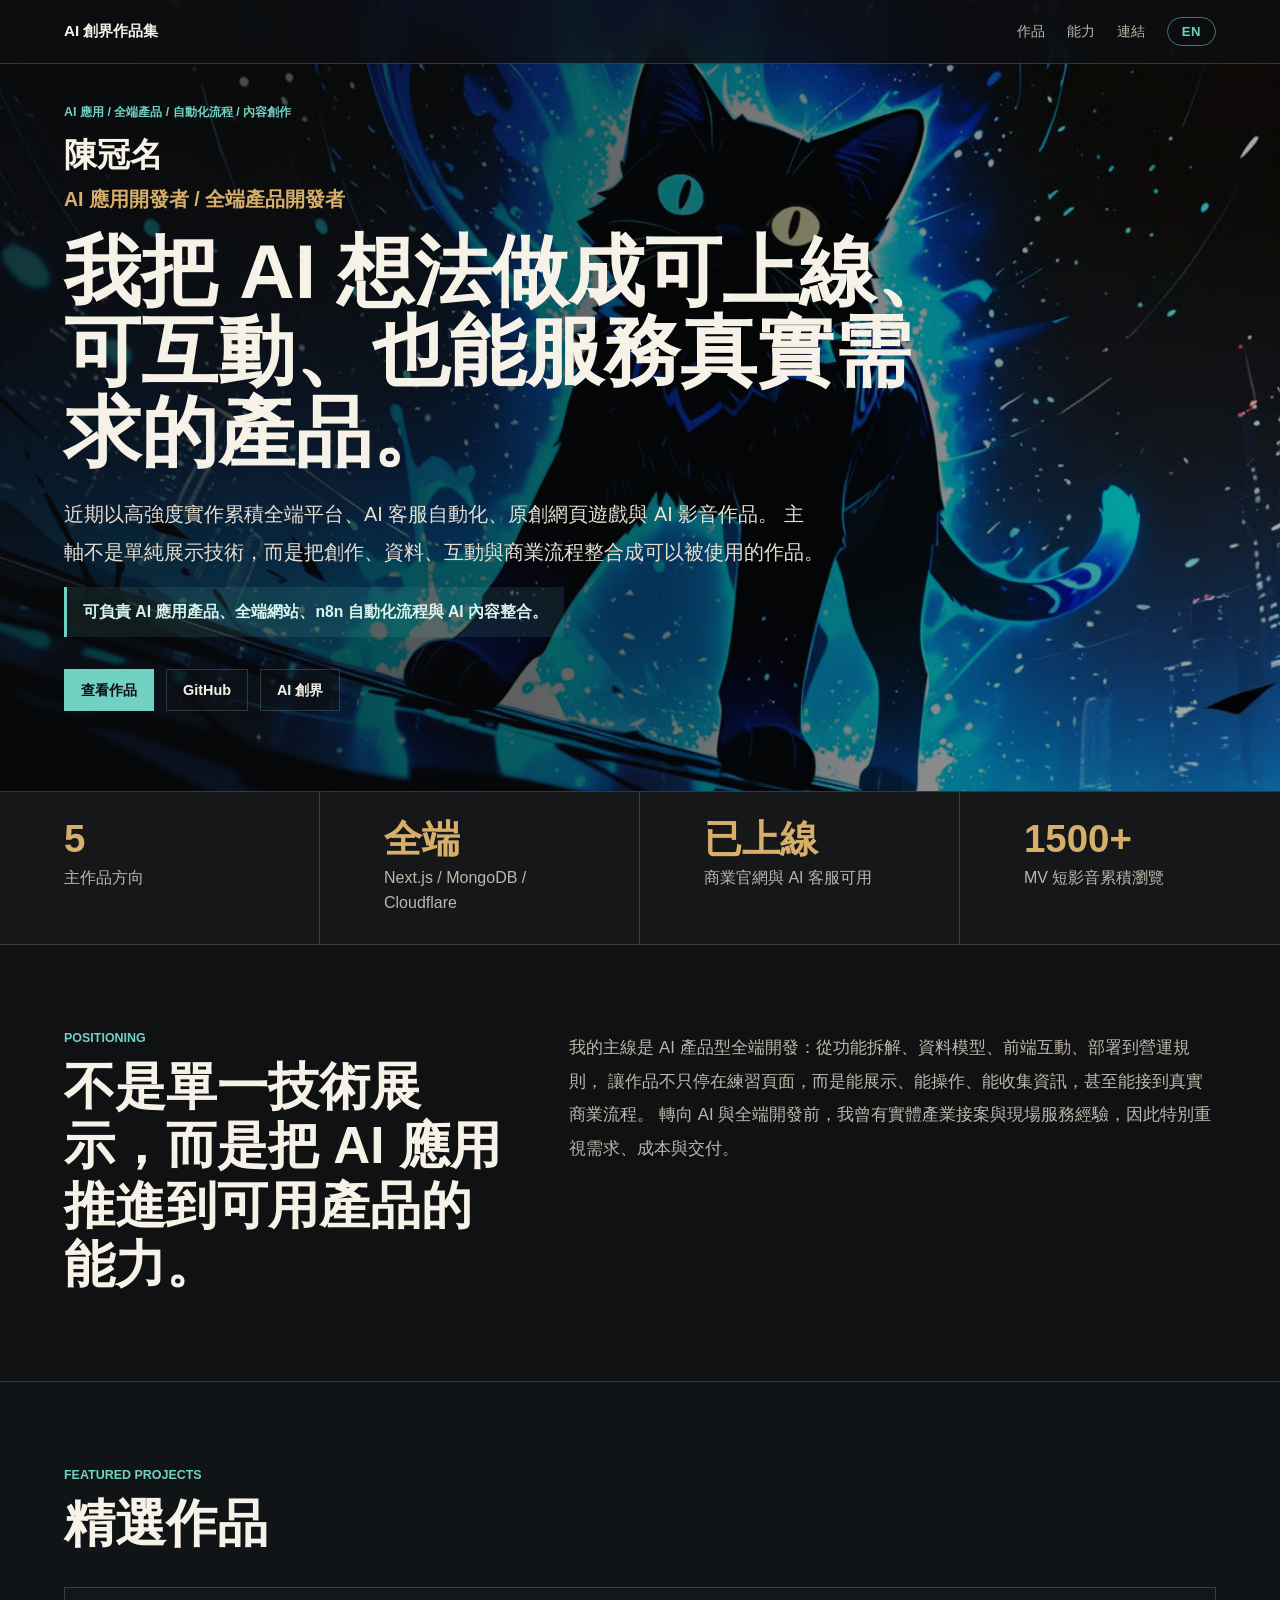
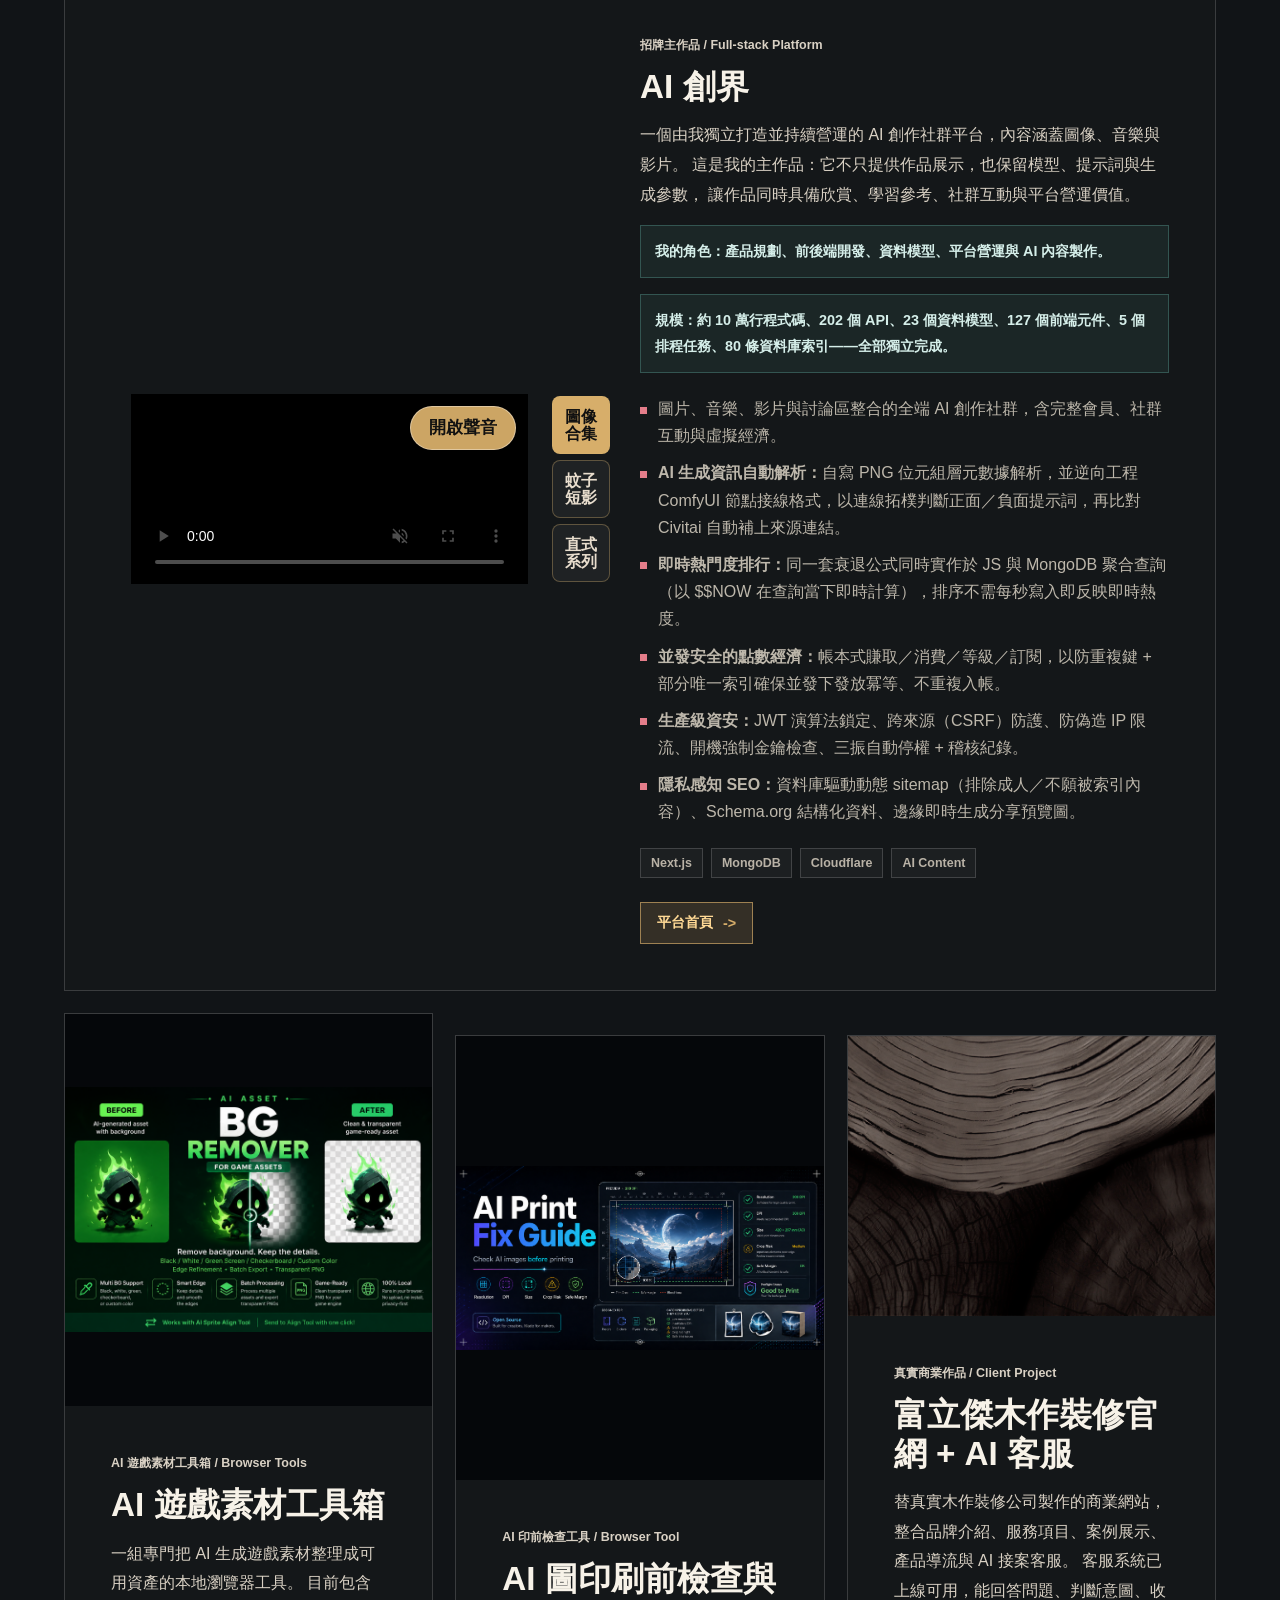
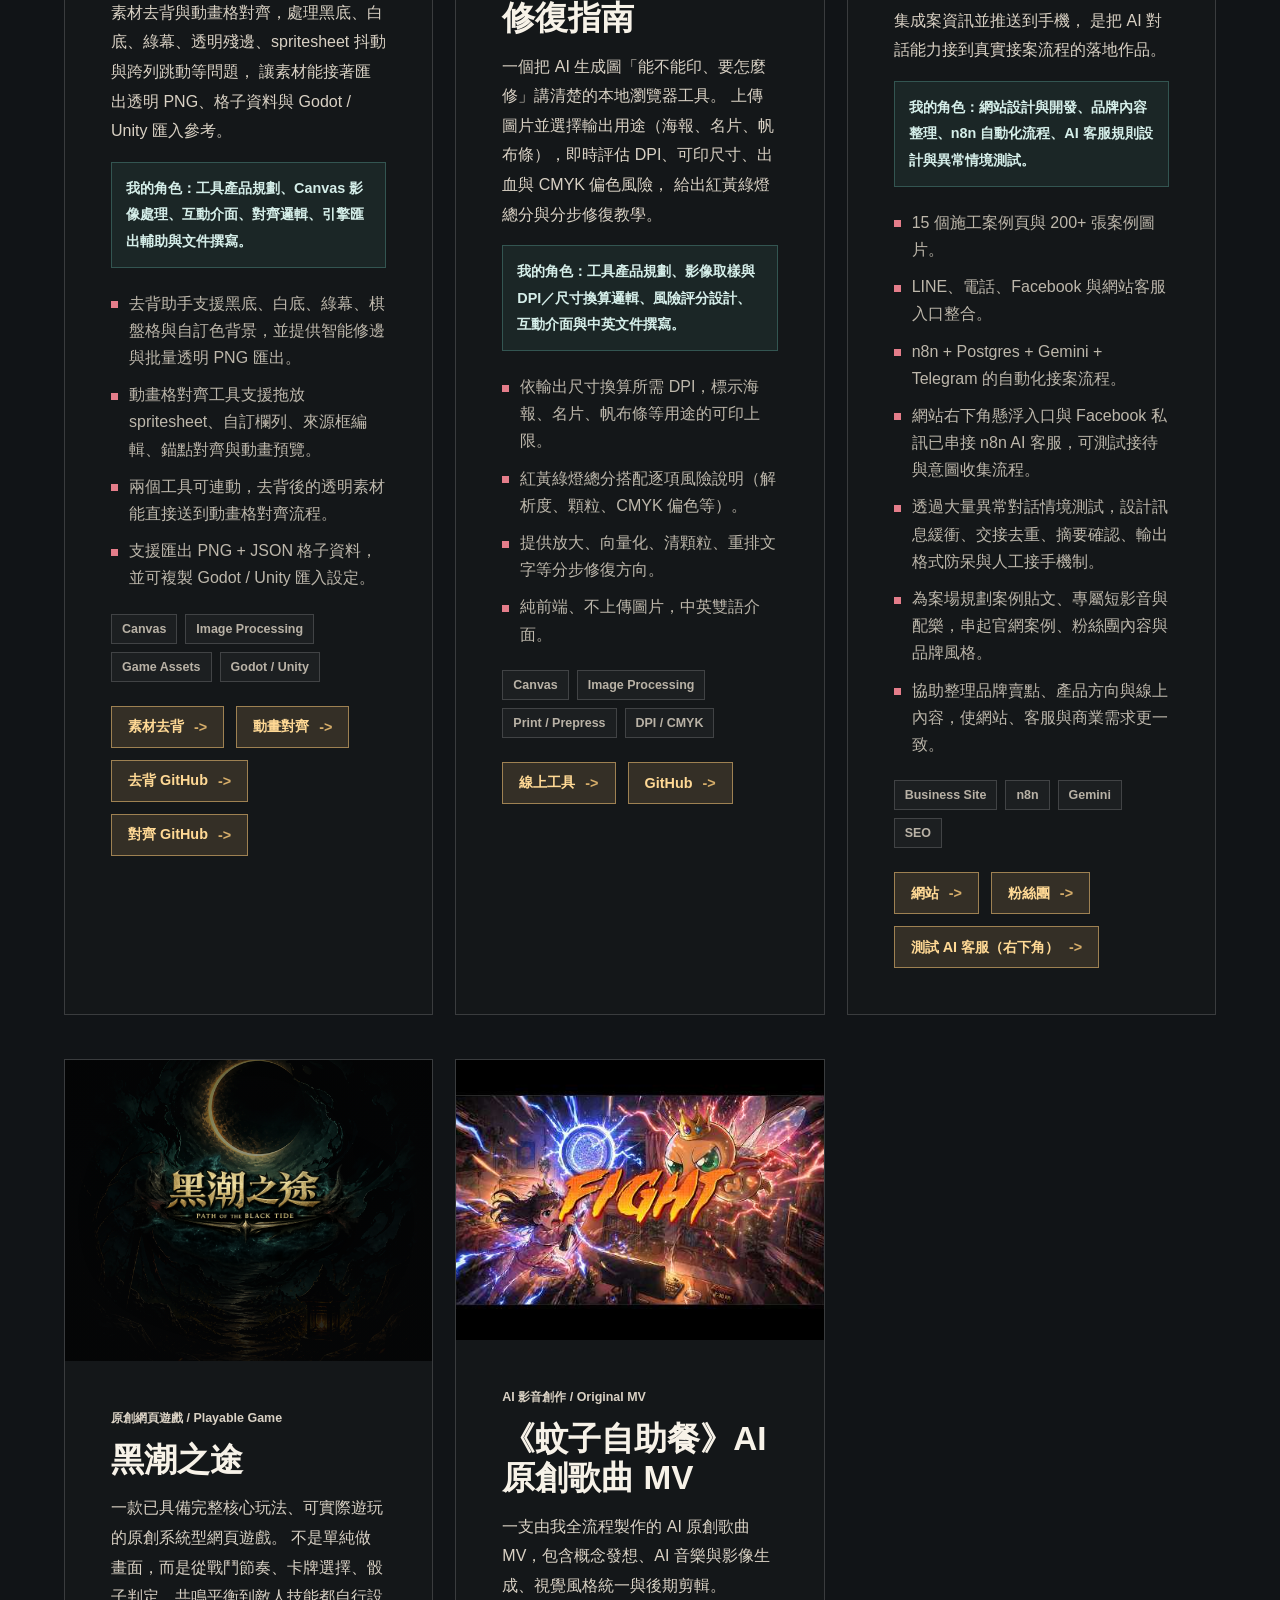
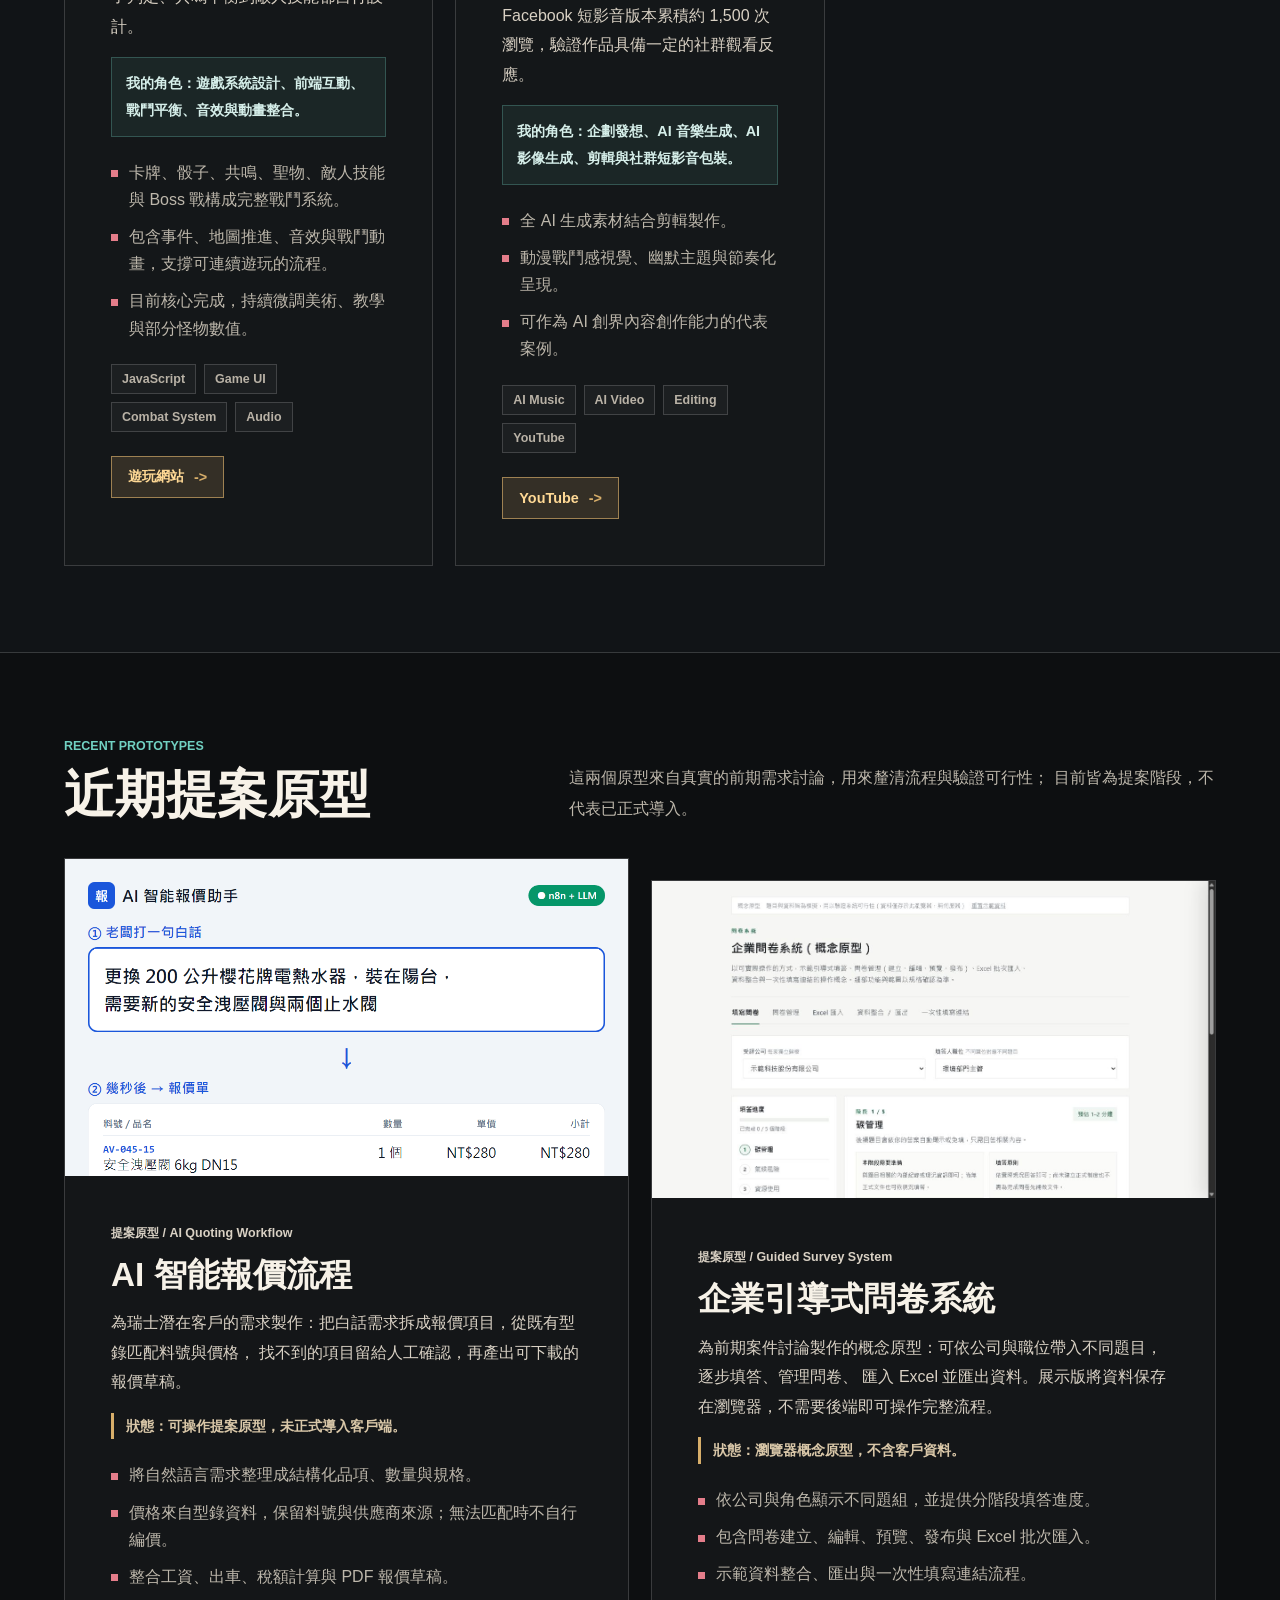
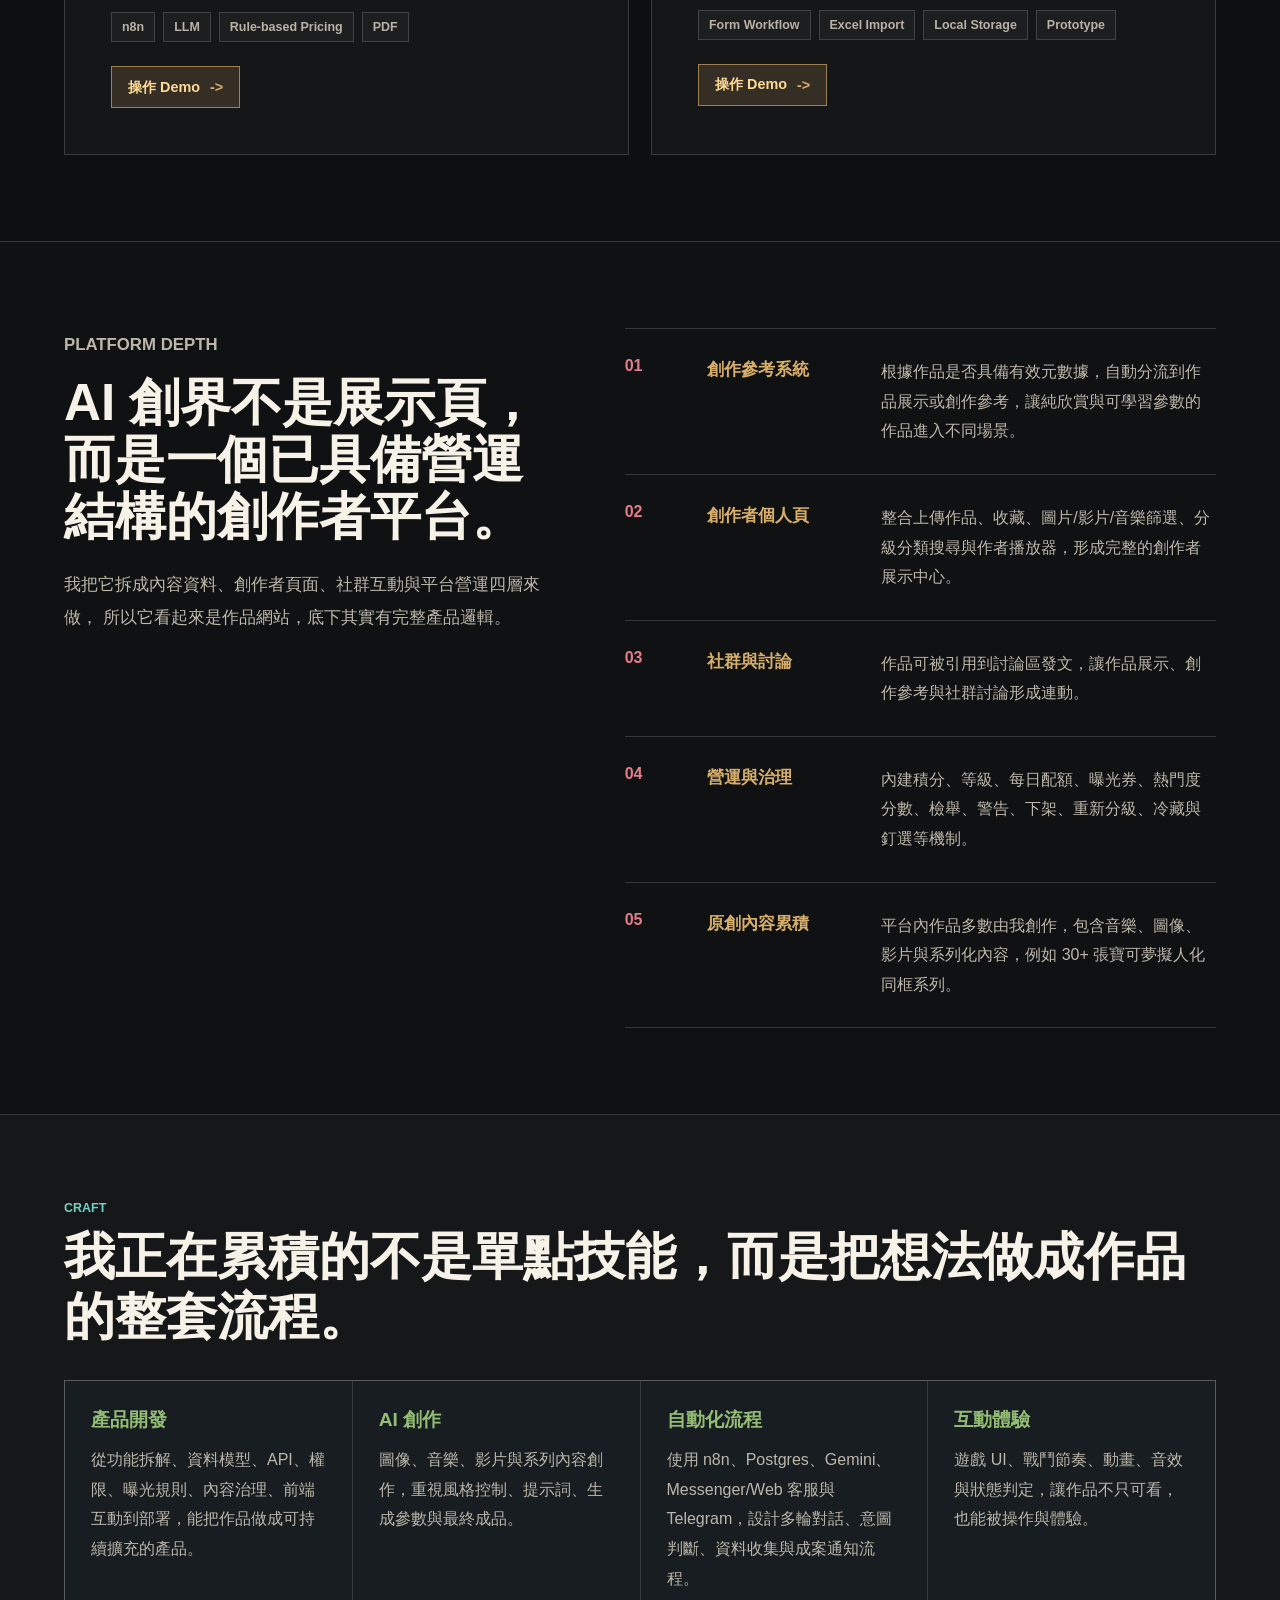
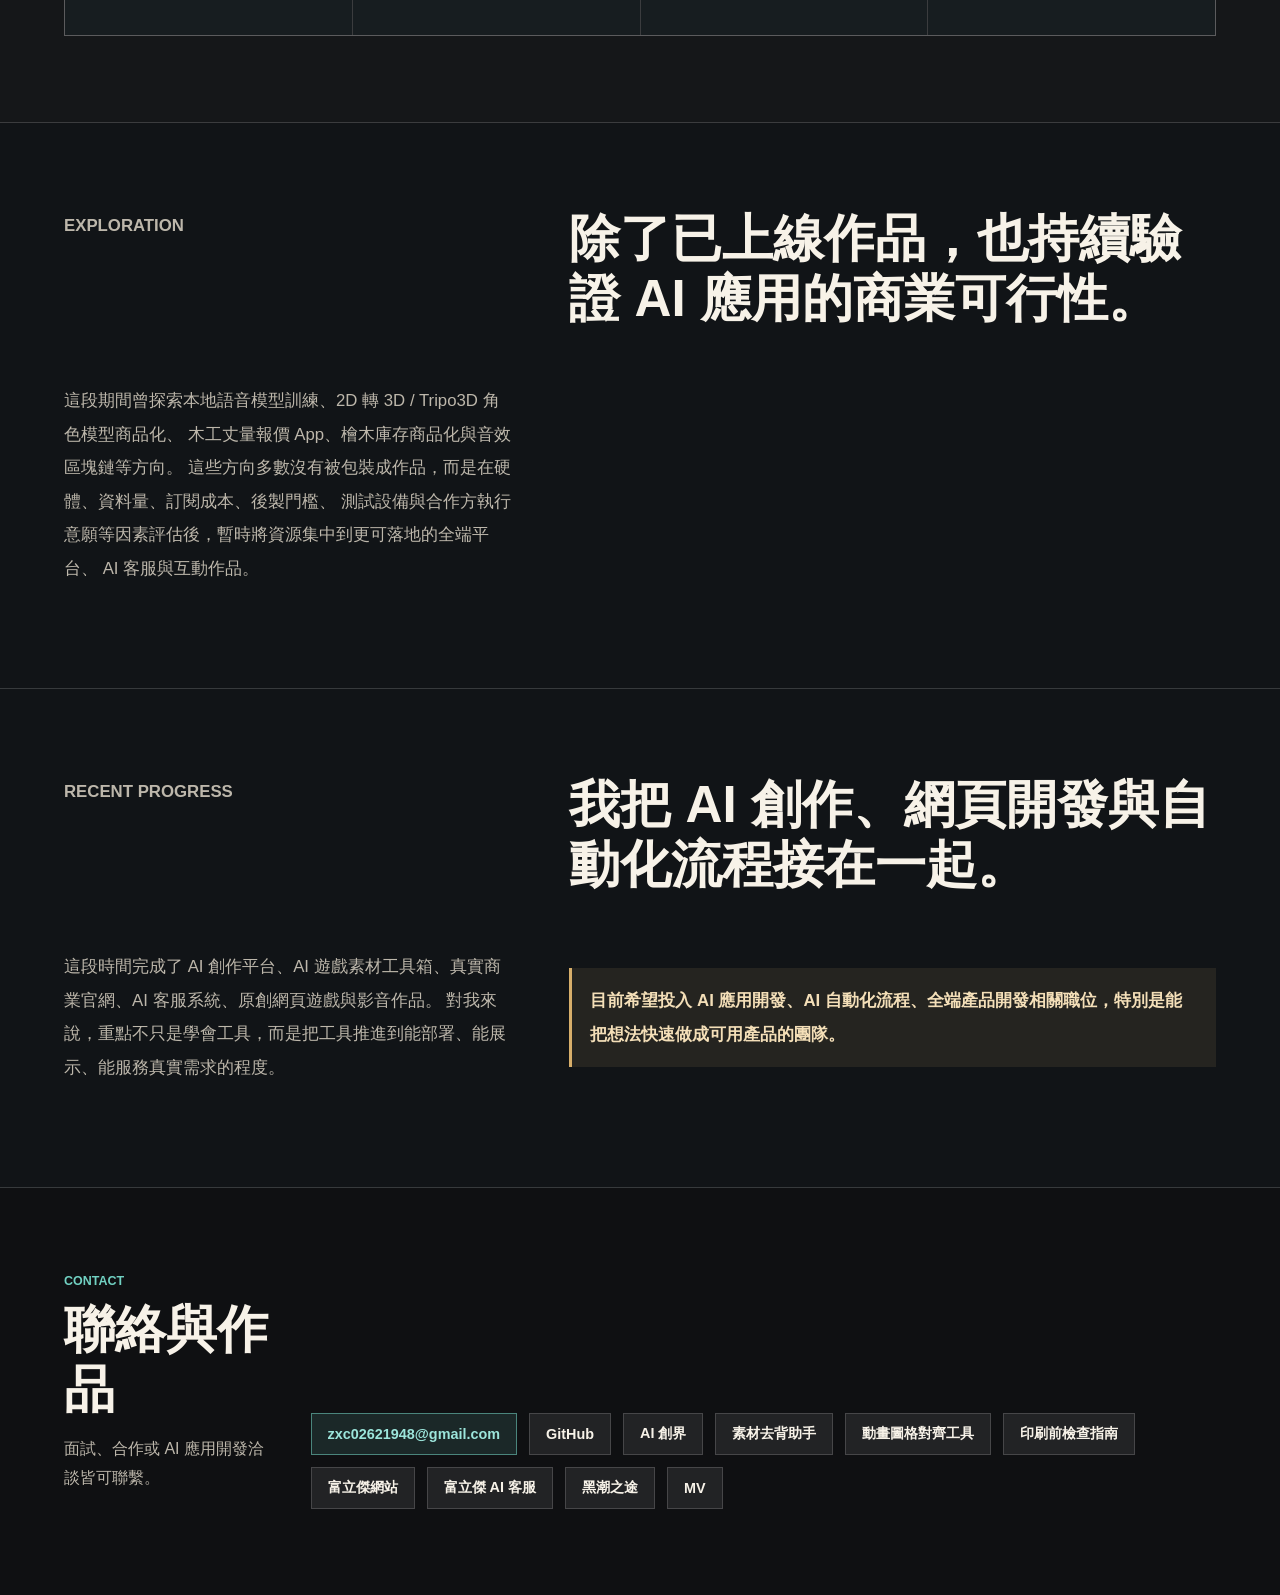
<file: index.html>
<!doctype html>
<html lang="zh-Hant">
<head>
  <meta charset="utf-8">
  <meta name="viewport" content="width=device-width, initial-scale=1">
  <link rel="icon" type="image/png" href="favicon.png">
  <link rel="apple-touch-icon" href="favicon.png">
  <title>AI 創界作品集 | 全端開發・AI 創作・自動化</title>
  <meta name="description" content="AI 創界創意工作室作品集，收錄 AI 創作社群平台、AI 遊戲素材工具箱、真實商業官網、AI 客服自動化、原創網頁遊戲與 AI 原創 MV。">
  <link rel="canonical" href="https://kuanming-portfolio.onrender.com/">
  <meta property="og:type" content="website">
  <meta property="og:locale" content="zh_TW">
  <meta property="og:title" content="陳冠名｜AI 自動化與全端應用作品集">
  <meta property="og:description" content="AI 自動化、全端應用、瀏覽器工具與互動作品，包含正式案例、可操作 Demo 與近期提案原型。">
  <meta property="og:url" content="https://kuanming-portfolio.onrender.com/">
  <meta property="og:image" content="https://kuanming-portfolio.onrender.com/assets/portfolio-og.png">
  <meta property="og:image:width" content="1731">
  <meta property="og:image:height" content="909">
  <meta property="og:image:alt" content="Kuanming Chen — AI Automation and Full-Stack Applications Portfolio">
  <meta name="twitter:card" content="summary_large_image">
  <meta name="twitter:title" content="陳冠名｜AI 自動化與全端應用作品集">
  <meta name="twitter:description" content="AI 自動化、全端應用、瀏覽器工具與互動作品。">
  <meta name="twitter:image" content="https://kuanming-portfolio.onrender.com/assets/portfolio-og.png">
  <link rel="stylesheet" href="./styles.css">
</head>
<body>
  <header class="site-header" aria-label="主要導覽">
    <a class="brand" href="#top">AI 創界作品集</a>
    <nav>
      <a href="#projects">作品</a>
      <a href="#craft">能力</a>
      <a href="#contact">連結</a>
      <a class="lang-switch" href="./en.html">EN</a>
    </nav>
  </header>

  <main id="top">
    <section class="hero" aria-label="首頁主視覺">
      <div class="hero-media" aria-hidden="true"></div>
      <div class="hero-overlay"></div>
      <div class="hero-content">
        <p class="eyebrow">AI 應用 / 全端產品 / 自動化流程 / 內容創作</p>
        <p class="hero-name">陳冠名</p>
        <p class="hero-role">AI 應用開發者 / 全端產品開發者</p>
        <h1>我把 AI 想法做成可上線、可互動、也能服務真實需求的產品。</h1>
        <p class="hero-copy">
          近期以高強度實作累積全端平台、AI 客服自動化、原創網頁遊戲與 AI 影音作品。
          主軸不是單純展示技術，而是把創作、資料、互動與商業流程整合成可以被使用的作品。
        </p>
        <p class="hero-scope">
          可負責 AI 應用產品、全端網站、n8n 自動化流程與 AI 內容整合。
        </p>
        <div class="hero-actions" aria-label="快速連結">
          <a class="button primary" href="#projects">查看作品</a>
          <a class="button ghost" href="https://github.com/zxc02621948-sketch" target="_blank" rel="noopener noreferrer">GitHub</a>
          <a class="button ghost" href="https://aicreateaworld.com/" target="_blank" rel="noopener noreferrer">AI 創界</a>
        </div>
      </div>
    </section>

    <section class="proof-band" aria-label="作品概覽">
      <div>
        <strong>5</strong>
        <span>主作品方向</span>
      </div>
      <div>
        <strong>全端</strong>
        <span>Next.js / MongoDB / Cloudflare</span>
      </div>
      <div>
        <strong>已上線</strong>
        <span>商業官網與 AI 客服可用</span>
      </div>
      <div>
        <strong>1500+</strong>
        <span>MV 短影音累積瀏覽</span>
      </div>
    </section>

    <section class="intro">
      <div class="section-heading">
        <p class="eyebrow">Positioning</p>
        <h2>不是單一技術展示，而是把 AI 應用推進到可用產品的能力。</h2>
      </div>
      <p>
        我的主線是 AI 產品型全端開發：從功能拆解、資料模型、前端互動、部署到營運規則，
        讓作品不只停在練習頁面，而是能展示、能操作、能收集資訊，甚至能接到真實商業流程。
        轉向 AI 與全端開發前，我曾有實體產業接案與現場服務經驗，因此特別重視需求、成本與交付。
      </p>
    </section>

    <section id="projects" class="projects" aria-label="精選作品">
      <div class="section-heading">
        <p class="eyebrow">Featured Projects</p>
        <h2>精選作品</h2>
      </div>

      <article class="project project-featured">
        <div class="project-image project-video video-carousel" data-video-carousel data-mode="contain">
          <div class="video-frame">
            <video src="./assets/ai-create-showcase.mp4" poster="https://imagedelivery.net/qQdazZfBAN4654_waTSV7A/0d935995-b88e-4699-fa2d-6976734f8700/public" controls playsinline preload="metadata" aria-label="AI 創界圖像、影片與音樂創作展示"></video>
            <button class="sound-toggle" type="button">開啟聲音</button>
          </div>
          <div class="video-tabs" role="tablist" aria-label="AI 創界展示影片切換">
            <button class="active" type="button" data-src="./assets/ai-create-showcase.mp4" data-poster="https://imagedelivery.net/qQdazZfBAN4654_waTSV7A/0d935995-b88e-4699-fa2d-6976734f8700/public" data-label="AI 創界圖像、影片與音樂創作展示" data-mode="contain"><span>圖像</span><span>合集</span></button>
            <button type="button" data-src="./assets/mosquito-short.mp4" data-poster="./assets/mosquito-mv.jpg" data-label="蚊子自助餐 30 秒短影音精華" data-mode="wide"><span>蚊子</span><span>短影</span></button>
            <button type="button" data-src="./assets/starter-trainers.mp4" data-label="御三家擬人訓練家直式短影音" data-mode="contain"><span>直式</span><span>系列</span></button>
          </div>
        </div>
        <div class="project-body">
          <p class="project-kicker">招牌主作品 / Full-stack Platform</p>
          <h3>AI 創界</h3>
          <p>
            一個由我獨立打造並持續營運的 AI 創作社群平台，內容涵蓋圖像、音樂與影片。
            這是我的主作品：它不只提供作品展示，也保留模型、提示詞與生成參數，
            讓作品同時具備欣賞、學習參考、社群互動與平台營運價值。
          </p>
          <p class="project-role">我的角色：產品規劃、前後端開發、資料模型、平台營運與 AI 內容製作。</p>
          <p class="project-role"><strong>規模：</strong>約 10 萬行程式碼、202 個 API、23 個資料模型、127 個前端元件、5 個排程任務、80 條資料庫索引——全部獨立完成。</p>
          <ul class="project-points">
            <li>圖片、音樂、影片與討論區整合的全端 AI 創作社群，含完整會員、社群互動與虛擬經濟。</li>
            <li><strong>AI 生成資訊自動解析：</strong>自寫 PNG 位元組層元數據解析，並逆向工程 ComfyUI 節點接線格式，以連線拓樸判斷正面／負面提示詞，再比對 Civitai 自動補上來源連結。</li>
            <li><strong>即時熱門度排行：</strong>同一套衰退公式同時實作於 JS 與 MongoDB 聚合查詢（以 $$NOW 在查詢當下即時計算），排序不需每秒寫入即反映即時熱度。</li>
            <li><strong>並發安全的點數經濟：</strong>帳本式賺取／消費／等級／訂閱，以防重複鍵 + 部分唯一索引確保並發下發放冪等、不重複入帳。</li>
            <li><strong>生產級資安：</strong>JWT 演算法鎖定、跨來源（CSRF）防護、防偽造 IP 限流、開機強制金鑰檢查、三振自動停權 + 稽核紀錄。</li>
            <li><strong>隱私感知 SEO：</strong>資料庫驅動動態 sitemap（排除成人／不願被索引內容）、Schema.org 結構化資料、邊緣即時生成分享預覽圖。</li>
          </ul>
          <div class="tags">
            <span>Next.js</span>
            <span>MongoDB</span>
            <span>Cloudflare</span>
            <span>AI Content</span>
          </div>
          <div class="project-links">
            <a href="https://aicreateaworld.com/" target="_blank" rel="noopener noreferrer">平台首頁</a>
          </div>
        </div>
      </article>

      <div class="project-grid">
        <article class="project">
          <div class="project-image banner-card">
            <img src="./assets/bg-remover-card.png" alt="AI 遊戲素材工具箱：去背與動畫格對齊工具宣傳橫幅">
          </div>
          <div class="project-body">
            <p class="project-kicker">AI 遊戲素材工具箱 / Browser Tools</p>
            <h3>AI 遊戲素材工具箱</h3>
            <p>
              一組專門把 AI 生成遊戲素材整理成可用資產的本地瀏覽器工具。
              目前包含素材去背與動畫格對齊，處理黑底、白底、綠幕、透明殘邊、spritesheet 抖動與跨列跳動等問題，
              讓素材能接著匯出透明 PNG、格子資料與 Godot / Unity 匯入參考。
            </p>
            <p class="project-role">我的角色：工具產品規劃、Canvas 影像處理、互動介面、對齊邏輯、引擎匯出輔助與文件撰寫。</p>
            <ul class="project-points">
              <li>去背助手支援黑底、白底、綠幕、棋盤格與自訂色背景，並提供智能修邊與批量透明 PNG 匯出。</li>
              <li>動畫格對齊工具支援拖放 spritesheet、自訂欄列、來源框編輯、錨點對齊與動畫預覽。</li>
              <li>兩個工具可連動，去背後的透明素材能直接送到動畫格對齊流程。</li>
              <li>支援匯出 PNG + JSON 格子資料，並可複製 Godot / Unity 匯入設定。</li>
            </ul>
            <div class="tags">
              <span>Canvas</span>
              <span>Image Processing</span>
              <span>Game Assets</span>
              <span>Godot / Unity</span>
            </div>
            <div class="project-links">
              <a href="https://zxc02621948-sketch.github.io/game-asset-bg-remover/" target="_blank" rel="noopener noreferrer">素材去背</a>
              <a href="https://zxc02621948-sketch.github.io/ai-sprite-align-tool/" target="_blank" rel="noopener noreferrer">動畫對齊</a>
              <a href="https://github.com/zxc02621948-sketch/game-asset-bg-remover" target="_blank" rel="noopener noreferrer">去背 GitHub</a>
              <a href="https://github.com/zxc02621948-sketch/ai-sprite-align-tool" target="_blank" rel="noopener noreferrer">對齊 GitHub</a>
            </div>
          </div>
        </article>

        <article class="project">
          <div class="project-image banner-card">
            <img src="./assets/print-preflight-card.png" alt="AI 圖印刷前檢查與修復指南宣傳橫幅">
          </div>
          <div class="project-body">
            <p class="project-kicker">AI 印前檢查工具 / Browser Tool</p>
            <h3>AI 圖印刷前檢查與修復指南</h3>
            <p>
              一個把 AI 生成圖「能不能印、要怎麼修」講清楚的本地瀏覽器工具。
              上傳圖片並選擇輸出用途（海報、名片、帆布條），即時評估 DPI、可印尺寸、出血與 CMYK 偏色風險，
              給出紅黃綠燈總分與分步修復教學。
            </p>
            <p class="project-role">我的角色：工具產品規劃、影像取樣與 DPI／尺寸換算邏輯、風險評分設計、互動介面與中英文件撰寫。</p>
            <ul class="project-points">
              <li>依輸出尺寸換算所需 DPI，標示海報、名片、帆布條等用途的可印上限。</li>
              <li>紅黃綠燈總分搭配逐項風險說明（解析度、顆粒、CMYK 偏色等）。</li>
              <li>提供放大、向量化、清顆粒、重排文字等分步修復方向。</li>
              <li>純前端、不上傳圖片，中英雙語介面。</li>
            </ul>
            <div class="tags">
              <span>Canvas</span>
              <span>Image Processing</span>
              <span>Print / Prepress</span>
              <span>DPI / CMYK</span>
            </div>
            <div class="project-links">
              <a href="https://zxc02621948-sketch.github.io/ai-print-preflight/" target="_blank" rel="noopener noreferrer">線上工具</a>
              <a href="https://github.com/zxc02621948-sketch/ai-print-preflight" target="_blank" rel="noopener noreferrer">GitHub</a>
            </div>
          </div>
        </article>

        <article class="project">
          <div class="project-image">
            <img src="./assets/fullyjet-hero.png" alt="富立傑木作裝修網站主視覺">
          </div>
          <div class="project-body">
            <p class="project-kicker">真實商業作品 / Client Project</p>
            <h3>富立傑木作裝修官網 + AI 客服</h3>
            <p>
              替真實木作裝修公司製作的商業網站，整合品牌介紹、服務項目、案例展示、產品導流與 AI 接案客服。
              客服系統已上線可用，能回答問題、判斷意圖、收集成案資訊並推送到手機，
              是把 AI 對話能力接到真實接案流程的落地作品。
            </p>
            <p class="project-role">我的角色：網站設計與開發、品牌內容整理、n8n 自動化流程、AI 客服規則設計與異常情境測試。</p>
            <ul class="project-points">
              <li>15 個施工案例頁與 200+ 張案例圖片。</li>
              <li>LINE、電話、Facebook 與網站客服入口整合。</li>
              <li>n8n + Postgres + Gemini + Telegram 的自動化接案流程。</li>
              <li>網站右下角懸浮入口與 Facebook 私訊已串接 n8n AI 客服，可測試接待與意圖收集流程。</li>
              <li>透過大量異常對話情境測試，設計訊息緩衝、交接去重、摘要確認、輸出格式防呆與人工接手機制。</li>
              <li>為案場規劃案例貼文、專屬短影音與配樂，串起官網案例、粉絲團內容與品牌風格。</li>
              <li>協助整理品牌賣點、產品方向與線上內容，使網站、客服與商業需求更一致。</li>
            </ul>
            <div class="tags">
              <span>Business Site</span>
              <span>n8n</span>
              <span>Gemini</span>
              <span>SEO</span>
            </div>
            <div class="project-links">
              <a href="https://www.fullyjet.com/" target="_blank" rel="noopener noreferrer">網站</a>
              <a href="https://www.facebook.com/profile.php?id=100048974186390&locale=zh_TW" target="_blank" rel="noopener noreferrer">粉絲團</a>
              <a href="https://www.fullyjet.com/" target="_blank" rel="noopener noreferrer">測試 AI 客服（右下角）</a>
            </div>
          </div>
        </article>

        <article class="project">
          <div class="project-image game-logo-card">
            <img class="game-bg" src="./assets/black-tide-bg.png" alt="" aria-hidden="true">
            <img class="game-logo" src="./assets/black-tide-logo.png" alt="黑潮之途遊戲 Logo">
          </div>
          <div class="project-body">
            <p class="project-kicker">原創網頁遊戲 / Playable Game</p>
            <h3>黑潮之途</h3>
            <p>
              一款已具備完整核心玩法、可實際遊玩的原創系統型網頁遊戲。
              不是單純做畫面，而是從戰鬥節奏、卡牌選擇、骰子判定、共鳴平衡到敵人技能都自行設計。
            </p>
            <p class="project-role">我的角色：遊戲系統設計、前端互動、戰鬥平衡、音效與動畫整合。</p>
            <ul class="project-points">
              <li>卡牌、骰子、共鳴、聖物、敵人技能與 Boss 戰構成完整戰鬥系統。</li>
              <li>包含事件、地圖推進、音效與戰鬥動畫，支撐可連續遊玩的流程。</li>
              <li>目前核心完成，持續微調美術、教學與部分怪物數值。</li>
            </ul>
            <div class="tags">
              <span>JavaScript</span>
              <span>Game UI</span>
              <span>Combat System</span>
              <span>Audio</span>
            </div>
            <div class="project-links">
              <a href="https://the-black-night-box.onrender.com/" target="_blank" rel="noopener noreferrer">遊玩網站</a>
            </div>
          </div>
        </article>

        <article class="project">
          <div class="project-image">
            <img src="./assets/mosquito-mv.jpg" alt="《蚊子自助餐》AI 原創歌曲 MV 縮圖">
          </div>
          <div class="project-body">
            <p class="project-kicker">AI 影音創作 / Original MV</p>
            <h3>《蚊子自助餐》AI 原創歌曲 MV</h3>
            <p>
              一支由我全流程製作的 AI 原創歌曲 MV，包含概念發想、AI 音樂與影像生成、視覺風格統一與後期剪輯。
              Facebook 短影音版本累積約 1,500 次瀏覽，驗證作品具備一定的社群觀看反應。
            </p>
            <p class="project-role">我的角色：企劃發想、AI 音樂生成、AI 影像生成、剪輯與社群短影音包裝。</p>
            <ul class="project-points">
              <li>全 AI 生成素材結合剪輯製作。</li>
              <li>動漫戰鬥感視覺、幽默主題與節奏化呈現。</li>
              <li>可作為 AI 創界內容創作能力的代表案例。</li>
            </ul>
            <div class="tags">
              <span>AI Music</span>
              <span>AI Video</span>
              <span>Editing</span>
              <span>YouTube</span>
            </div>
            <div class="project-links">
              <a href="https://www.youtube.com/watch?v=mQuI5l_p_Xk" target="_blank" rel="noopener noreferrer">YouTube</a>
            </div>
          </div>
        </article>
      </div>
    </section>

    <section id="prototypes" class="prototypes" aria-label="近期提案原型">
      <div class="section-heading prototype-heading">
        <div>
          <p class="eyebrow">Recent Prototypes</p>
          <h2>近期提案原型</h2>
        </div>
        <p>
          這兩個原型來自真實的前期需求討論，用來釐清流程與驗證可行性；
          目前皆為提案階段，不代表已正式導入。
        </p>
      </div>

      <div class="prototype-grid">
        <article class="project prototype-card">
          <div class="project-image prototype-image prototype-quote-image">
            <img src="./assets/quote-prototype.png" alt="AI 智能報價流程原型畫面">
          </div>
          <div class="project-body">
            <p class="project-kicker">提案原型 / AI Quoting Workflow</p>
            <h3>AI 智能報價流程</h3>
            <p>
              為瑞士潛在客戶的需求製作：把白話需求拆成報價項目，從既有型錄匹配料號與價格，
              找不到的項目留給人工確認，再產出可下載的報價草稿。
            </p>
            <p class="prototype-status">狀態：可操作提案原型，未正式導入客戶端。</p>
            <ul class="project-points">
              <li>將自然語言需求整理成結構化品項、數量與規格。</li>
              <li>價格來自型錄資料，保留料號與供應商來源；無法匹配時不自行編價。</li>
              <li>整合工資、出車、稅額計算與 PDF 報價草稿。</li>
            </ul>
            <div class="tags">
              <span>n8n</span>
              <span>LLM</span>
              <span>Rule-based Pricing</span>
              <span>PDF</span>
            </div>
            <div class="project-links">
              <a href="https://service.aicreateaworld.com/ai-quote-demo/" target="_blank" rel="noopener noreferrer">操作 Demo</a>
            </div>
          </div>
        </article>

        <article class="project prototype-card">
          <div class="project-image prototype-image">
            <img src="./assets/survey-prototype.png" alt="企業引導式問卷系統原型畫面">
          </div>
          <div class="project-body">
            <p class="project-kicker">提案原型 / Guided Survey System</p>
            <h3>企業引導式問卷系統</h3>
            <p>
              為前期案件討論製作的概念原型：可依公司與職位帶入不同題目，逐步填答、管理問卷、
              匯入 Excel 並匯出資料。展示版將資料保存在瀏覽器，不需要後端即可操作完整流程。
            </p>
            <p class="prototype-status">狀態：瀏覽器概念原型，不含客戶資料。</p>
            <ul class="project-points">
              <li>依公司與角色顯示不同題組，並提供分階段填答進度。</li>
              <li>包含問卷建立、編輯、預覽、發布與 Excel 批次匯入。</li>
              <li>示範資料整合、匯出與一次性填寫連結流程。</li>
            </ul>
            <div class="tags">
              <span>Form Workflow</span>
              <span>Excel Import</span>
              <span>Local Storage</span>
              <span>Prototype</span>
            </div>
            <div class="project-links">
              <a href="https://service.aicreateaworld.com/survey-system-demo/" target="_blank" rel="noopener noreferrer">操作 Demo</a>
            </div>
          </div>
        </article>
      </div>
    </section>

    <section class="depth" aria-label="AI 創界平台深度">
      <div class="depth-layout">
        <div class="depth-sticky">
          <p class="eyebrow">Platform Depth</p>
          <h2>AI 創界不是展示頁，而是一個已具備營運結構的創作者平台。</h2>
          <p>
            我把它拆成內容資料、創作者頁面、社群互動與平台營運四層來做，
            所以它看起來是作品網站，底下其實有完整產品邏輯。
          </p>
        </div>
        <div class="depth-list">
          <article>
            <span>01</span>
            <h3>創作參考系統</h3>
            <p>根據作品是否具備有效元數據，自動分流到作品展示或創作參考，讓純欣賞與可學習參數的作品進入不同場景。</p>
          </article>
          <article>
            <span>02</span>
            <h3>創作者個人頁</h3>
            <p>整合上傳作品、收藏、圖片/影片/音樂篩選、分級分類搜尋與作者播放器，形成完整的創作者展示中心。</p>
          </article>
          <article>
            <span>03</span>
            <h3>社群與討論</h3>
            <p>作品可被引用到討論區發文，讓作品展示、創作參考與社群討論形成連動。</p>
          </article>
          <article>
            <span>04</span>
            <h3>營運與治理</h3>
            <p>內建積分、等級、每日配額、曝光券、熱門度分數、檢舉、警告、下架、重新分級、冷藏與釘選等機制。</p>
          </article>
          <article>
            <span>05</span>
            <h3>原創內容累積</h3>
            <p>平台內作品多數由我創作，包含音樂、圖像、影片與系列化內容，例如 30+ 張寶可夢擬人化同框系列。</p>
          </article>
        </div>
      </div>
    </section>

    <section id="craft" class="craft" aria-label="能力摘要">
      <div class="section-heading">
        <p class="eyebrow">Craft</p>
        <h2>我正在累積的不是單點技能，而是把想法做成作品的整套流程。</h2>
      </div>
      <div class="capability-grid">
        <div>
          <h3>產品開發</h3>
          <p>從功能拆解、資料模型、API、權限、曝光規則、內容治理、前端互動到部署，能把作品做成可持續擴充的產品。</p>
        </div>
        <div>
          <h3>AI 創作</h3>
          <p>圖像、音樂、影片與系列內容創作，重視風格控制、提示詞、生成參數與最終成品。</p>
        </div>
        <div>
          <h3>自動化流程</h3>
          <p>使用 n8n、Postgres、Gemini、Messenger/Web 客服與 Telegram，設計多輪對話、意圖判斷、資料收集與成案通知流程。</p>
        </div>
        <div>
          <h3>互動體驗</h3>
          <p>遊戲 UI、戰鬥節奏、動畫、音效與狀態判定，讓作品不只可看，也能被操作與體驗。</p>
        </div>
      </div>
    </section>

    <section class="timeline" aria-label="探索與取捨">
      <p class="eyebrow">Exploration</p>
      <h2>除了已上線作品，也持續驗證 AI 應用的商業可行性。</h2>
      <p>
        這段期間曾探索本地語音模型訓練、2D 轉 3D / Tripo3D 角色模型商品化、
        木工丈量報價 App、檜木庫存商品化與音效區塊鏈等方向。
        這些方向多數沒有被包裝成作品，而是在硬體、資料量、訂閱成本、後製門檻、
        測試設備與合作方執行意願等因素評估後，暫時將資源集中到更可落地的全端平台、
        AI 客服與互動作品。
      </p>
    </section>

    <section class="timeline" aria-label="累積時間">
      <p class="eyebrow">Recent Progress</p>
      <h2>我把 AI 創作、網頁開發與自動化流程接在一起。</h2>
      <p>
        這段時間完成了 AI 創作平台、AI 遊戲素材工具箱、真實商業官網、AI 客服系統、原創網頁遊戲與影音作品。
        對我來說，重點不只是學會工具，而是把工具推進到能部署、能展示、能服務真實需求的程度。
      </p>
      <p class="career-direction">
        目前希望投入 AI 應用開發、AI 自動化流程、全端產品開發相關職位，特別是能把想法快速做成可用產品的團隊。
      </p>
    </section>
  </main>

  <footer id="contact" class="site-footer">
    <div>
      <p class="eyebrow">Contact</p>
      <h2>聯絡與作品</h2>
      <p class="footer-note">面試、合作或 AI 應用開發洽談皆可聯繫。</p>
    </div>
    <div class="footer-links">
      <a class="contact-link" href="mailto:zxc02621948@gmail.com">zxc02621948@gmail.com</a>
      <a href="https://github.com/zxc02621948-sketch" target="_blank" rel="noopener noreferrer">GitHub</a>
      <a href="https://aicreateaworld.com/" target="_blank" rel="noopener noreferrer">AI 創界</a>
      <a href="https://zxc02621948-sketch.github.io/game-asset-bg-remover/" target="_blank" rel="noopener noreferrer">素材去背助手</a>
      <a href="https://zxc02621948-sketch.github.io/ai-sprite-align-tool/" target="_blank" rel="noopener noreferrer">動畫圖格對齊工具</a>
      <a href="https://zxc02621948-sketch.github.io/ai-print-preflight/" target="_blank" rel="noopener noreferrer">印刷前檢查指南</a>
      <a href="https://www.fullyjet.com/" target="_blank" rel="noopener noreferrer">富立傑網站</a>
      <a href="https://www.fullyjet.com/" target="_blank" rel="noopener noreferrer">富立傑 AI 客服</a>
      <a href="https://the-black-night-box.onrender.com/" target="_blank" rel="noopener noreferrer">黑潮之途</a>
      <a href="https://www.youtube.com/watch?v=mQuI5l_p_Xk" target="_blank" rel="noopener noreferrer">MV</a>
    </div>
  </footer>
  <script>
    if ("scrollRestoration" in history) {
      history.scrollRestoration = "manual";
    }

    window.addEventListener("load", () => {
      window.scrollTo(0, 0);
    });

    document.querySelectorAll("[data-video-carousel]").forEach((carousel) => {
      const video = carousel.querySelector("video");
      const soundToggle = carousel.querySelector(".sound-toggle");
      const buttons = carousel.querySelectorAll(".video-tabs button");
      let hasUserPickedVideo = false;
      let soundUnlocked = false;

      const updateSoundToggle = () => {
        if (!soundToggle) return;
        soundToggle.hidden = soundUnlocked && !video.muted;
      };

      const playVideo = ({ withSound = false } = {}) => {
        if (withSound) {
          video.muted = false;
          soundUnlocked = true;
          updateSoundToggle();
        }

        const playRequest = video.play();
        if (!playRequest) return;

        playRequest.catch(() => {
          video.muted = true;
          updateSoundToggle();
          video.play().catch(() => {});
        });
      };

      soundToggle?.addEventListener("click", () => {
        soundUnlocked = true;
        video.muted = false;
        updateSoundToggle();
        playVideo({ withSound: true });
      });

      buttons.forEach((button) => {
        button.addEventListener("click", (event) => {
          event.preventDefault();
          if (button.classList.contains("active")) return;

          hasUserPickedVideo = true;
          const scrollX = window.scrollX;
          const scrollY = window.scrollY;
          const keepScroll = () => window.scrollTo(scrollX, scrollY);
          const playSelectedVideo = () => {
            keepScroll();
            playVideo({ withSound: true });
          };

          buttons.forEach((item) => item.classList.remove("active"));
          button.classList.add("active");

          video.pause();
          carousel.dataset.mode = button.dataset.mode || "contain";
          video.src = button.dataset.src;
          video.poster = button.dataset.poster || "";
          video.setAttribute("aria-label", button.dataset.label || button.textContent.trim());
          video.addEventListener("loadedmetadata", playSelectedVideo, { once: true });
          video.load();
          requestAnimationFrame(keepScroll);
          window.setTimeout(keepScroll, 80);
        });
      });

      const observer = new IntersectionObserver((entries) => {
        entries.forEach((entry) => {
          if (entry.isIntersecting) {
            playVideo({ withSound: hasUserPickedVideo });
          } else {
            video.pause();
          }
        });
      }, { threshold: 0.45 });

      observer.observe(carousel);
      updateSoundToggle();
    });
  </script>
</body>
</html>
</file>
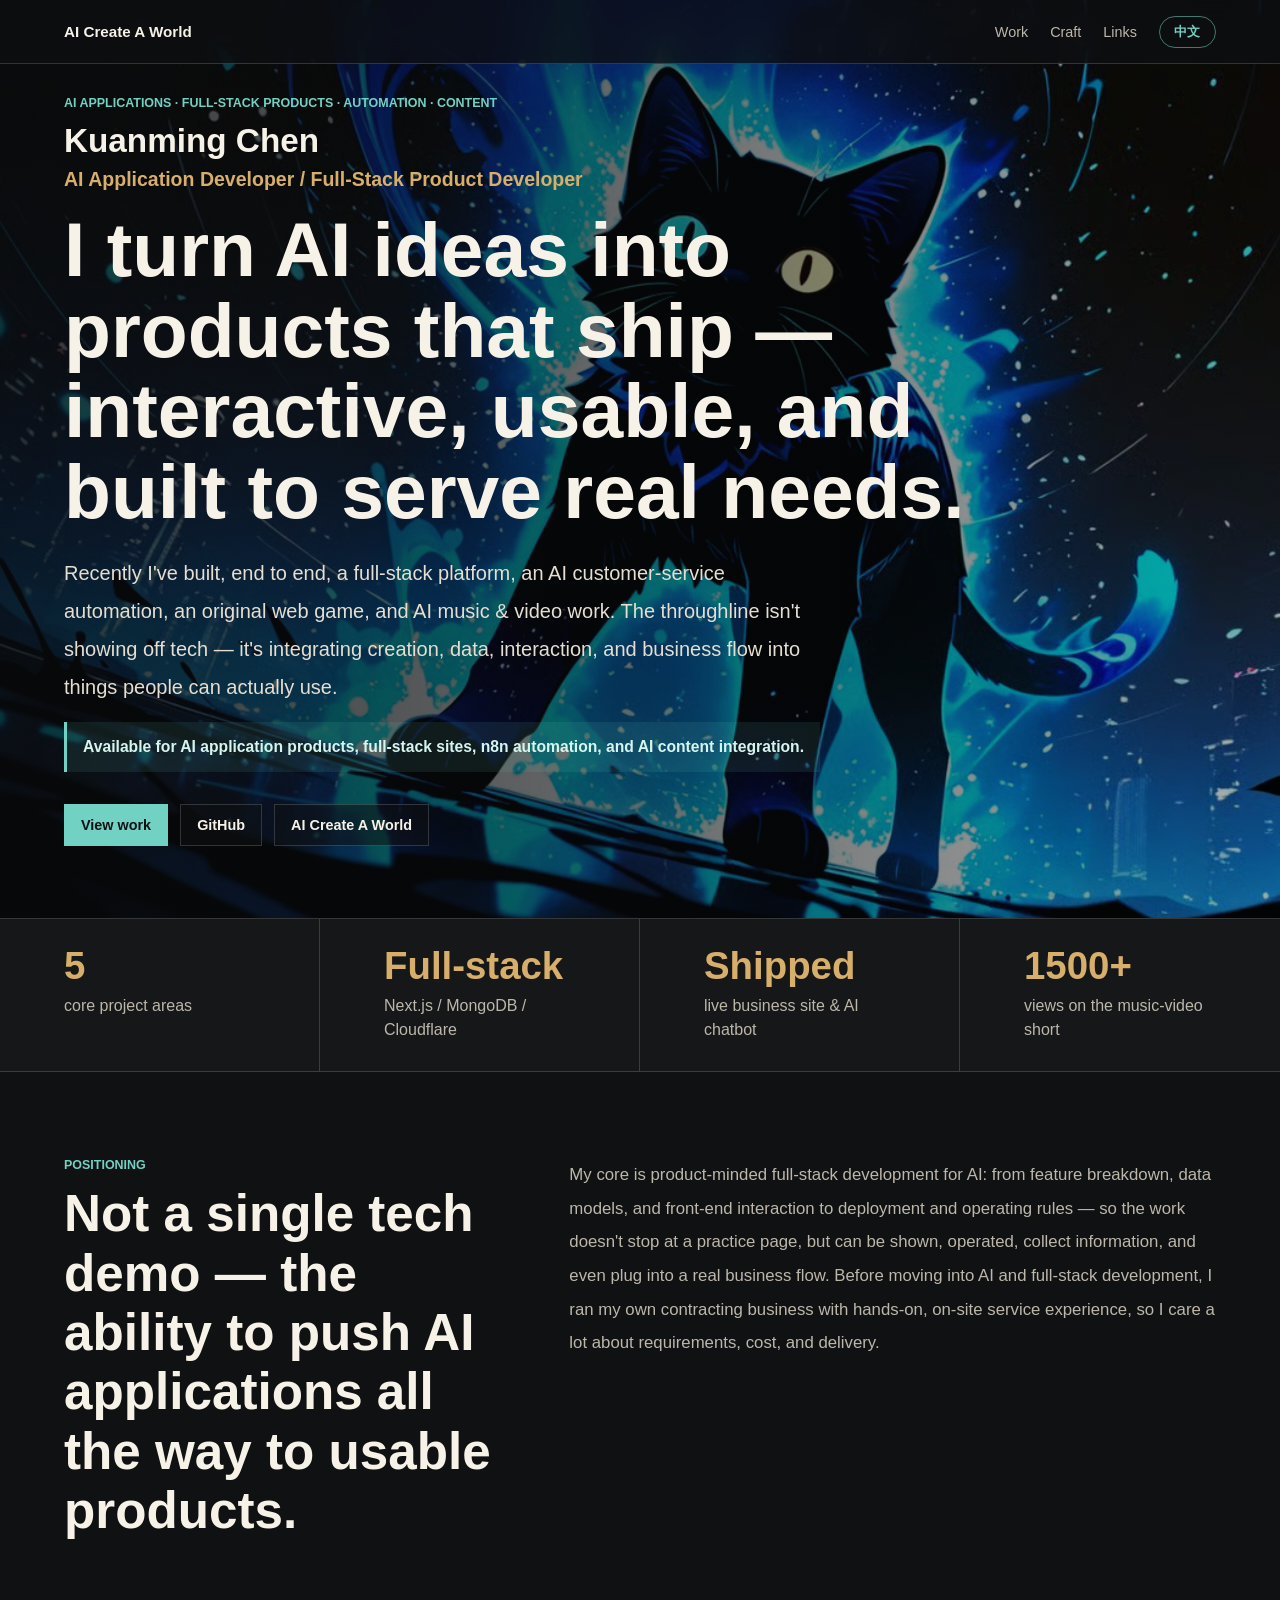
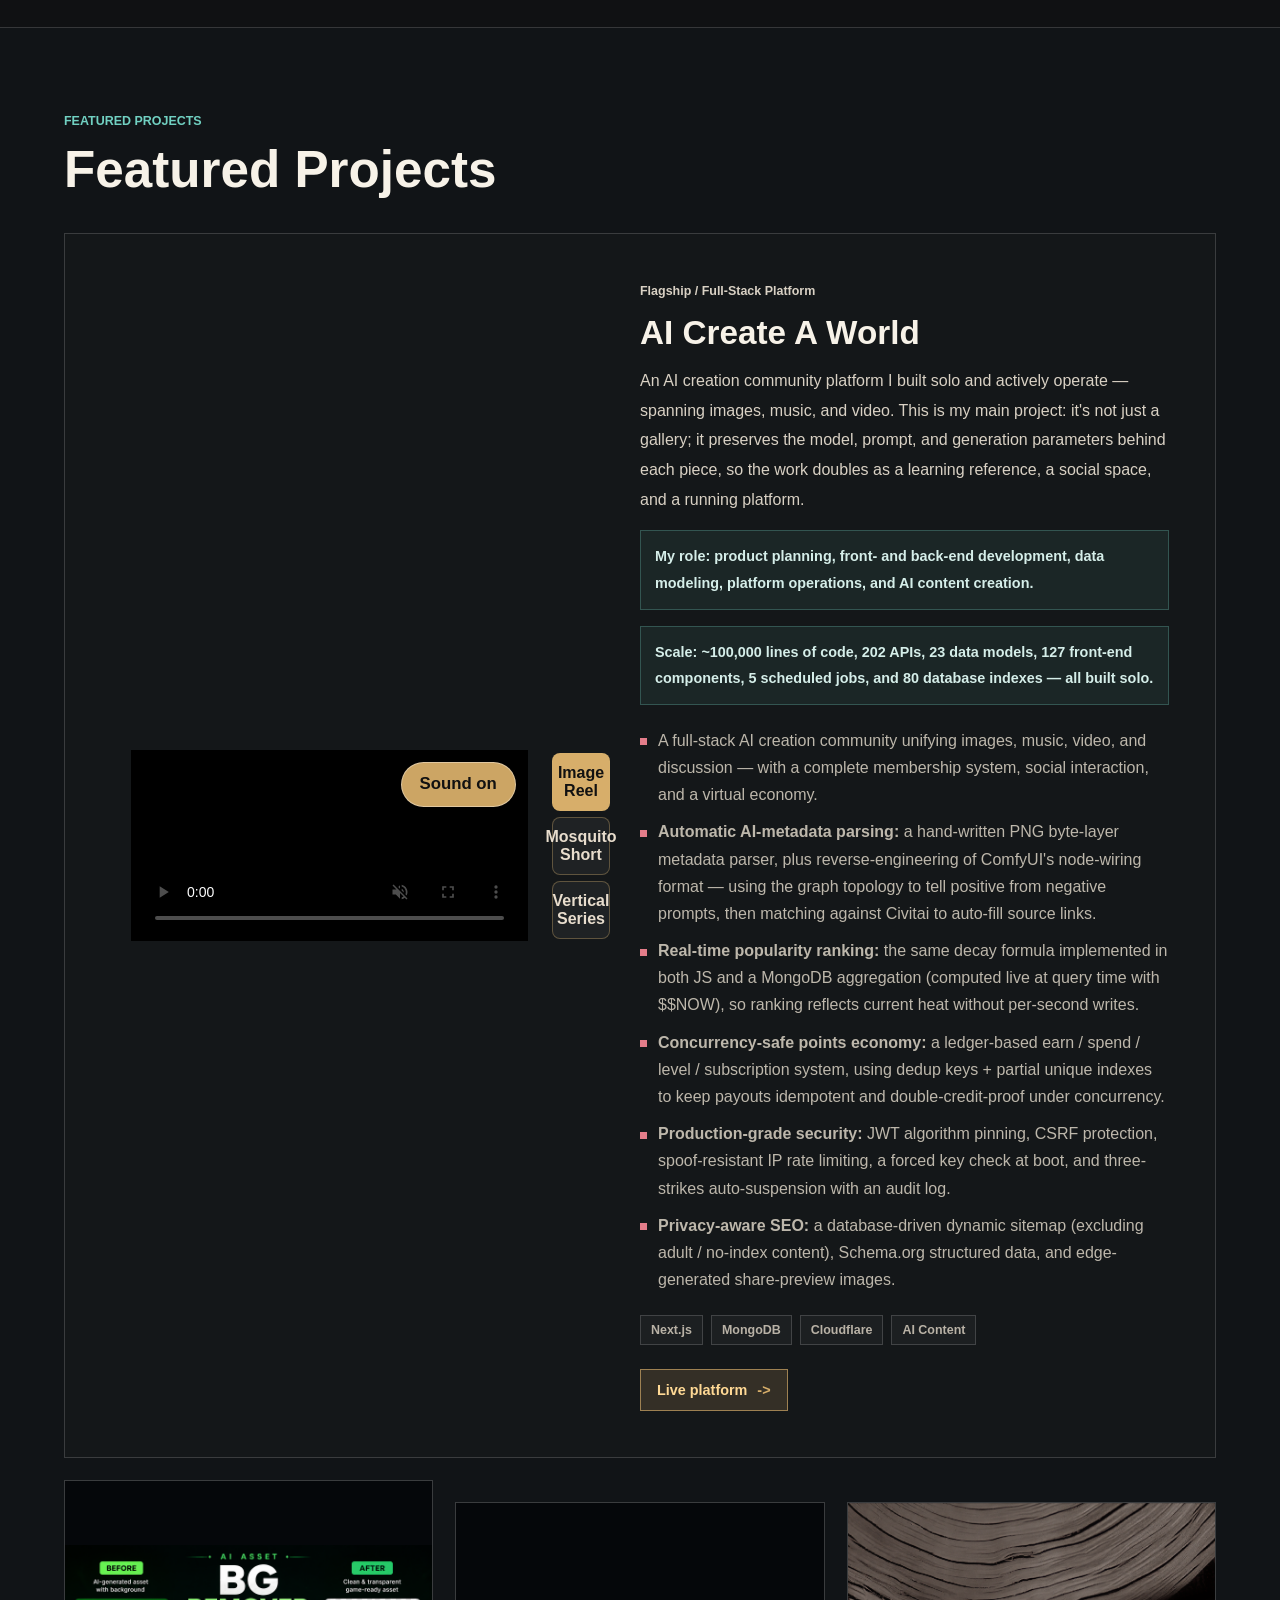
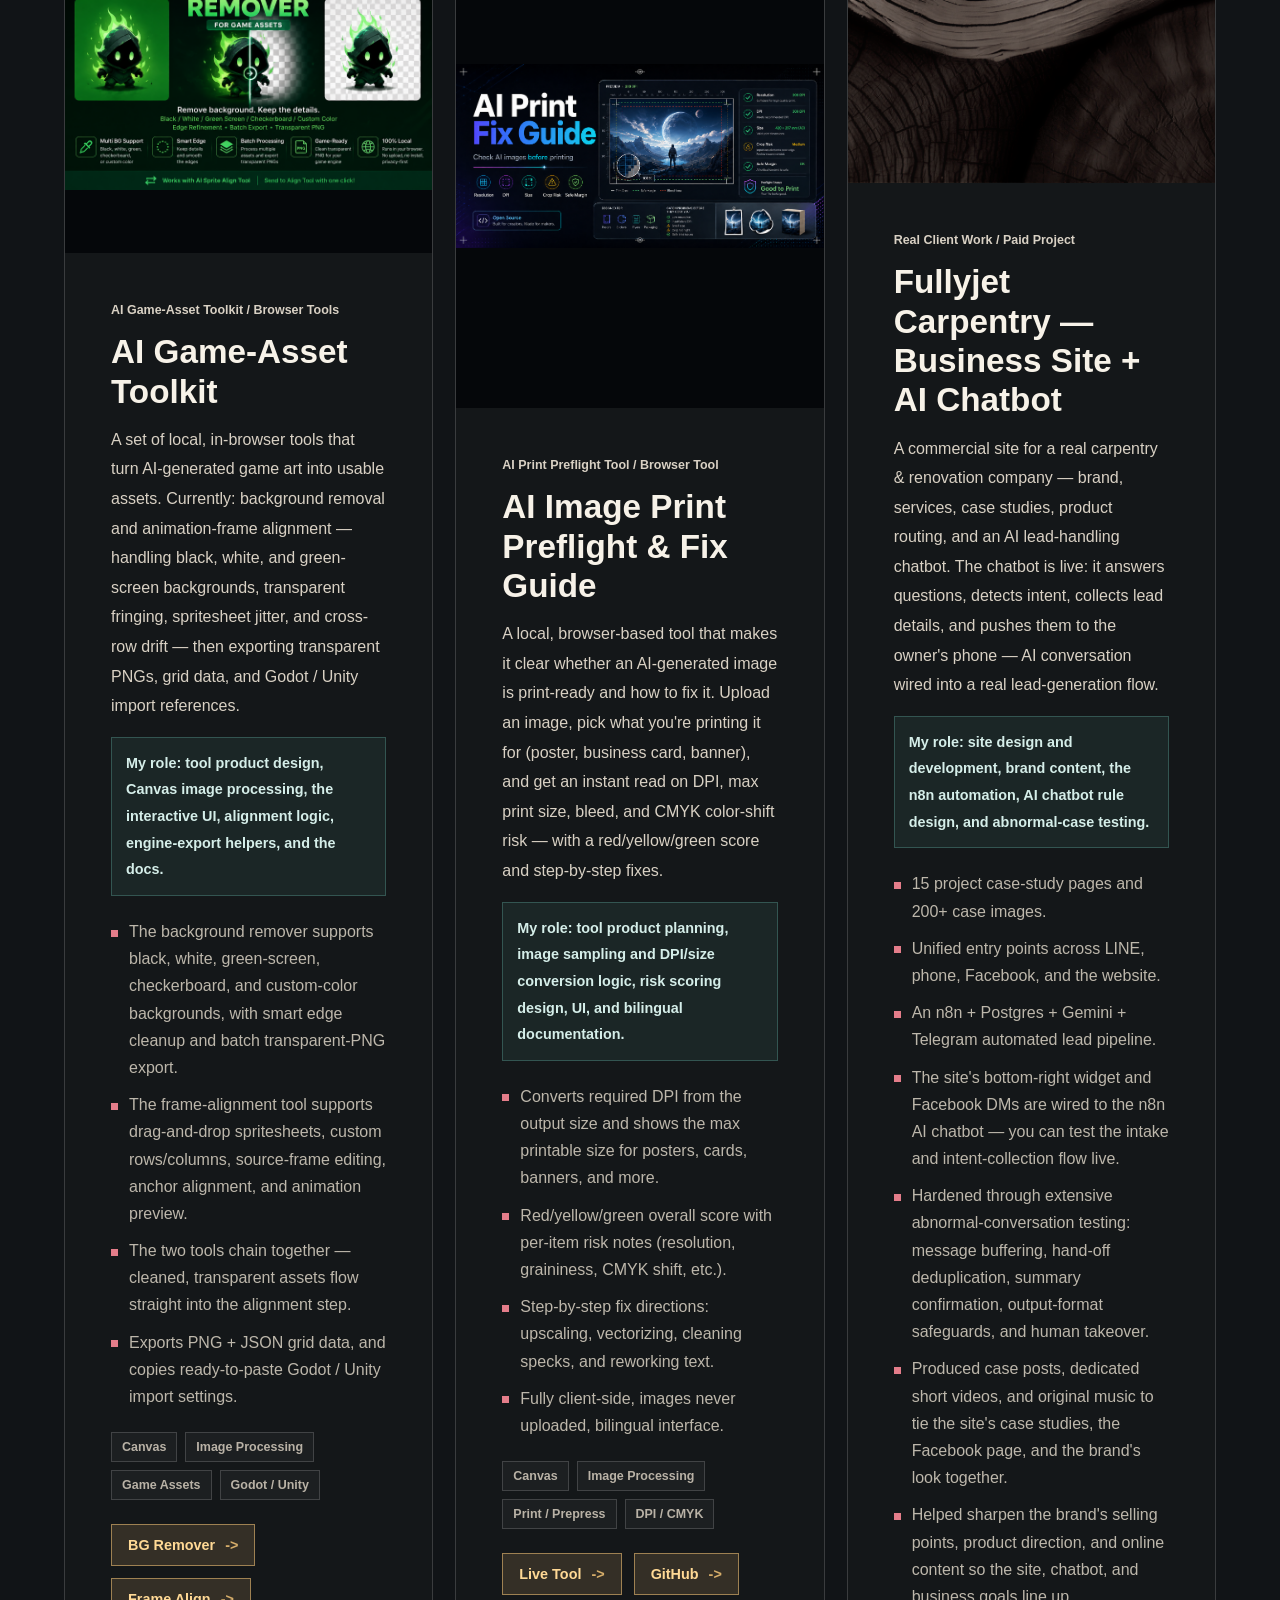
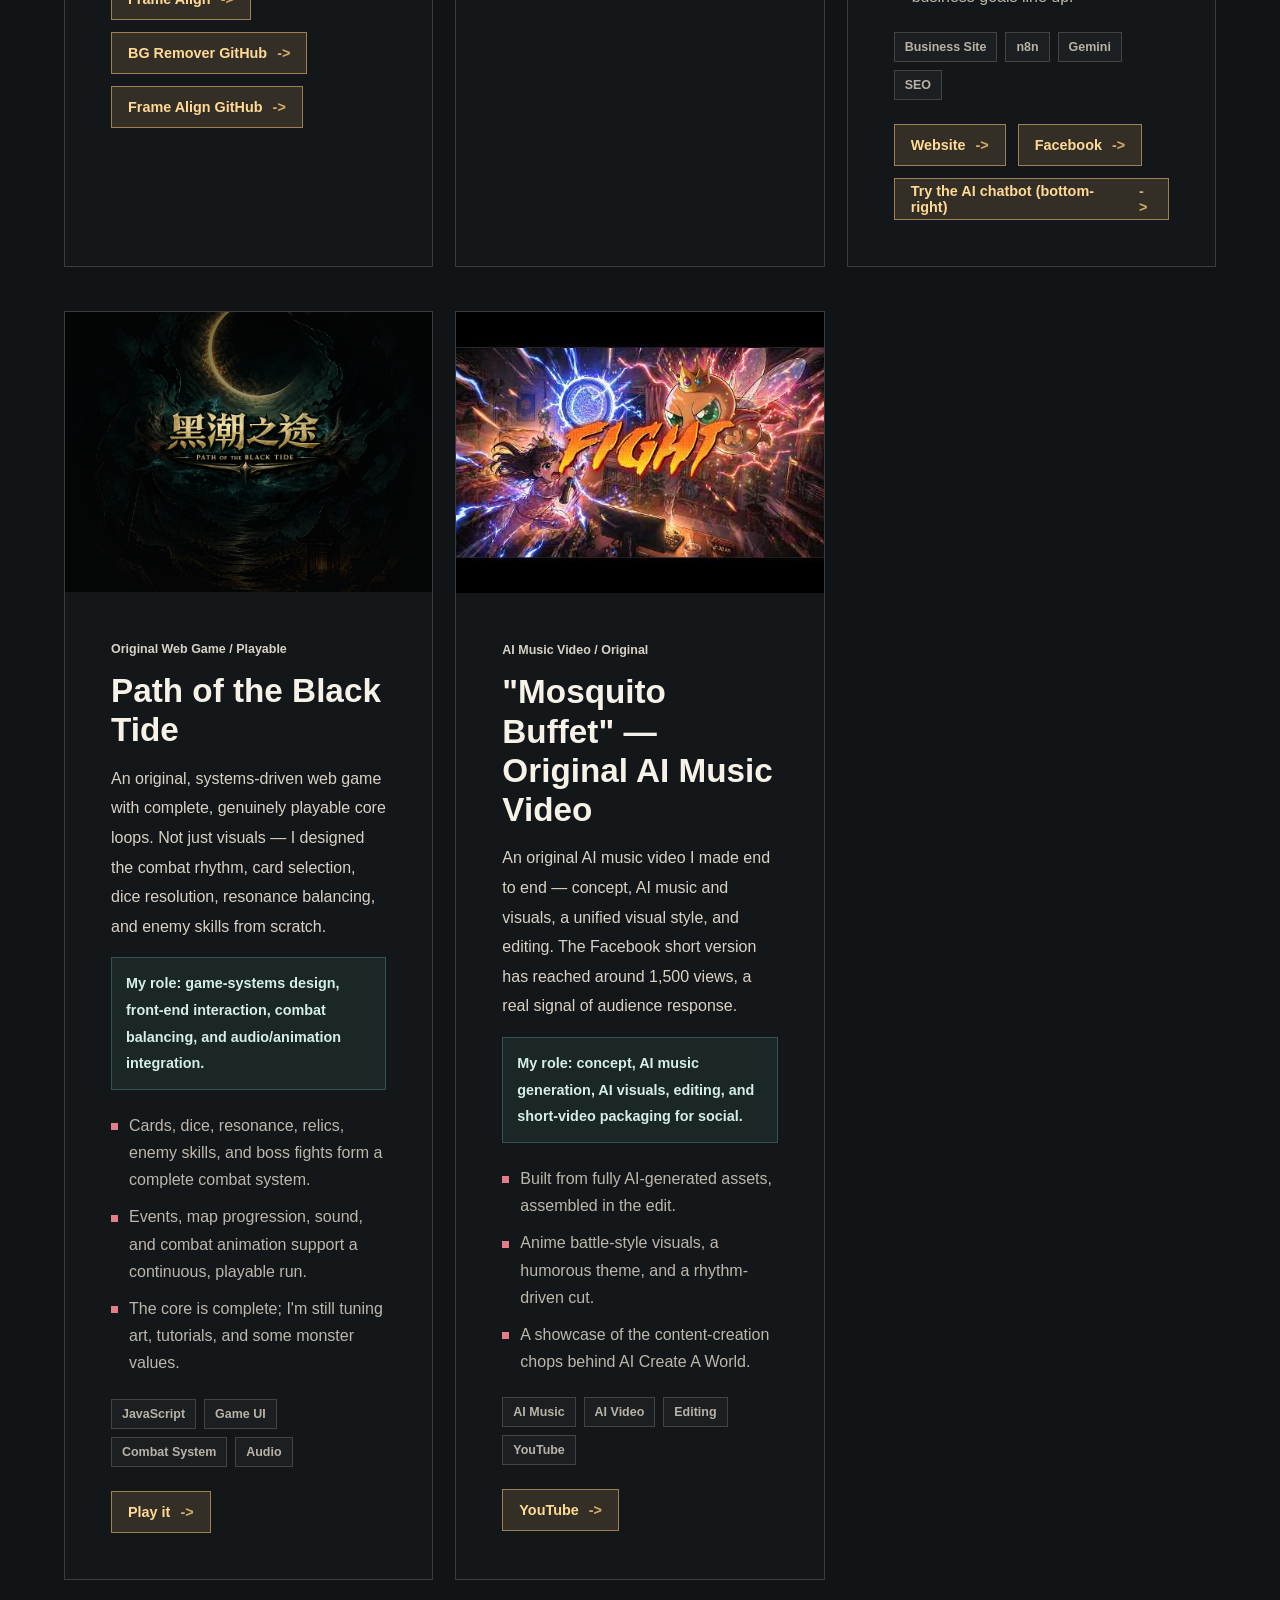
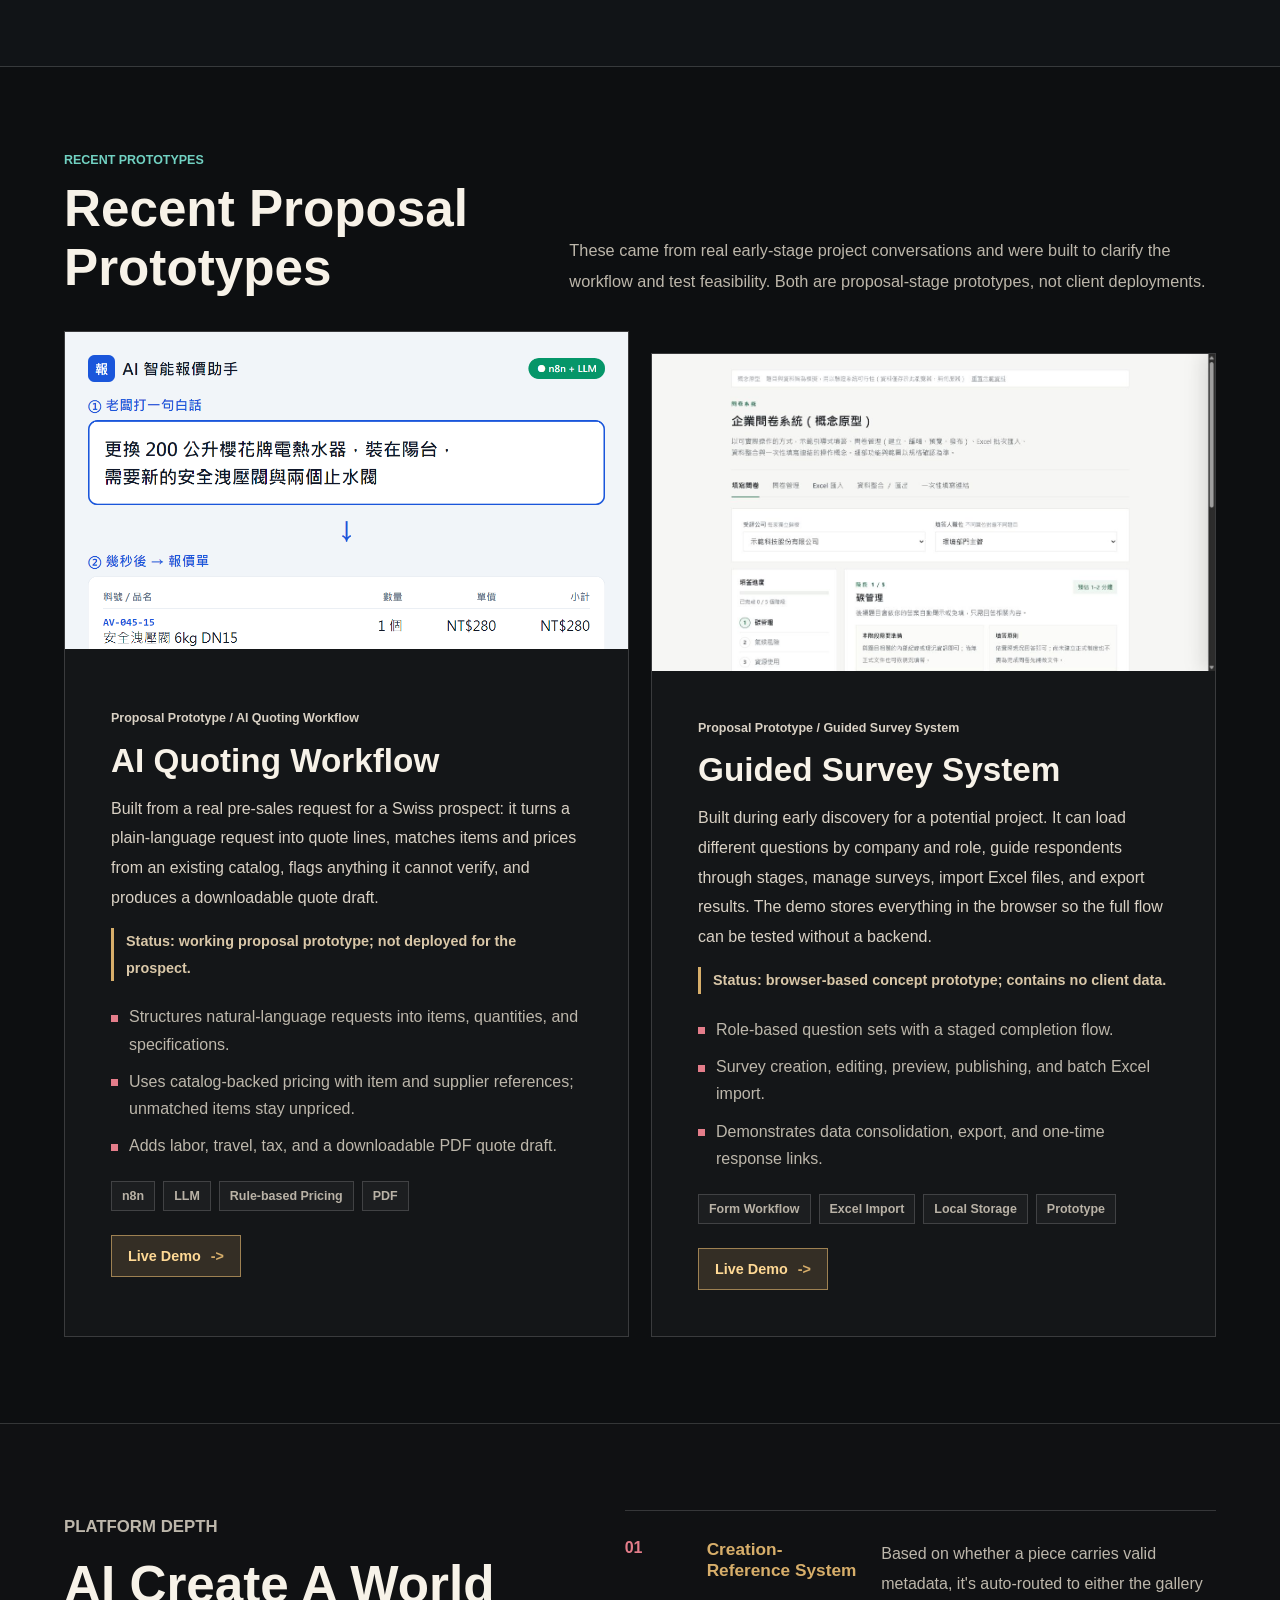
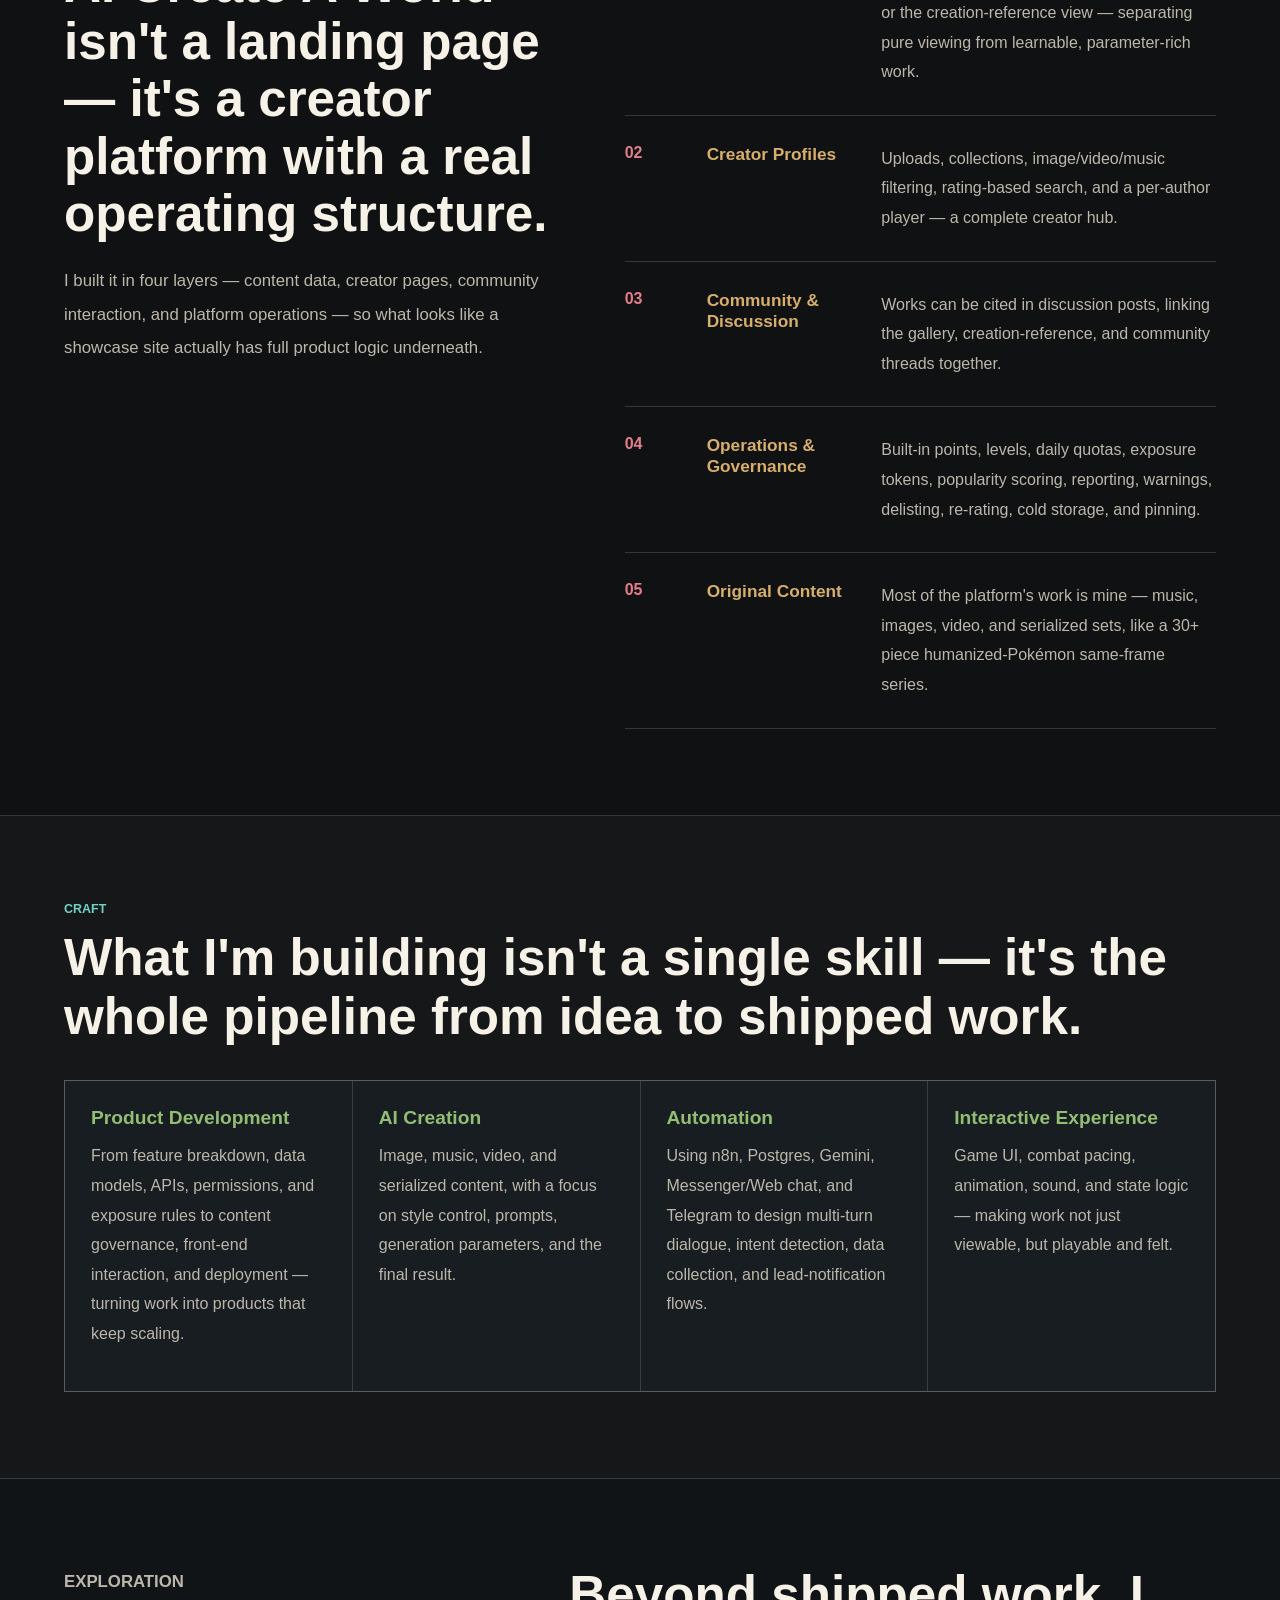
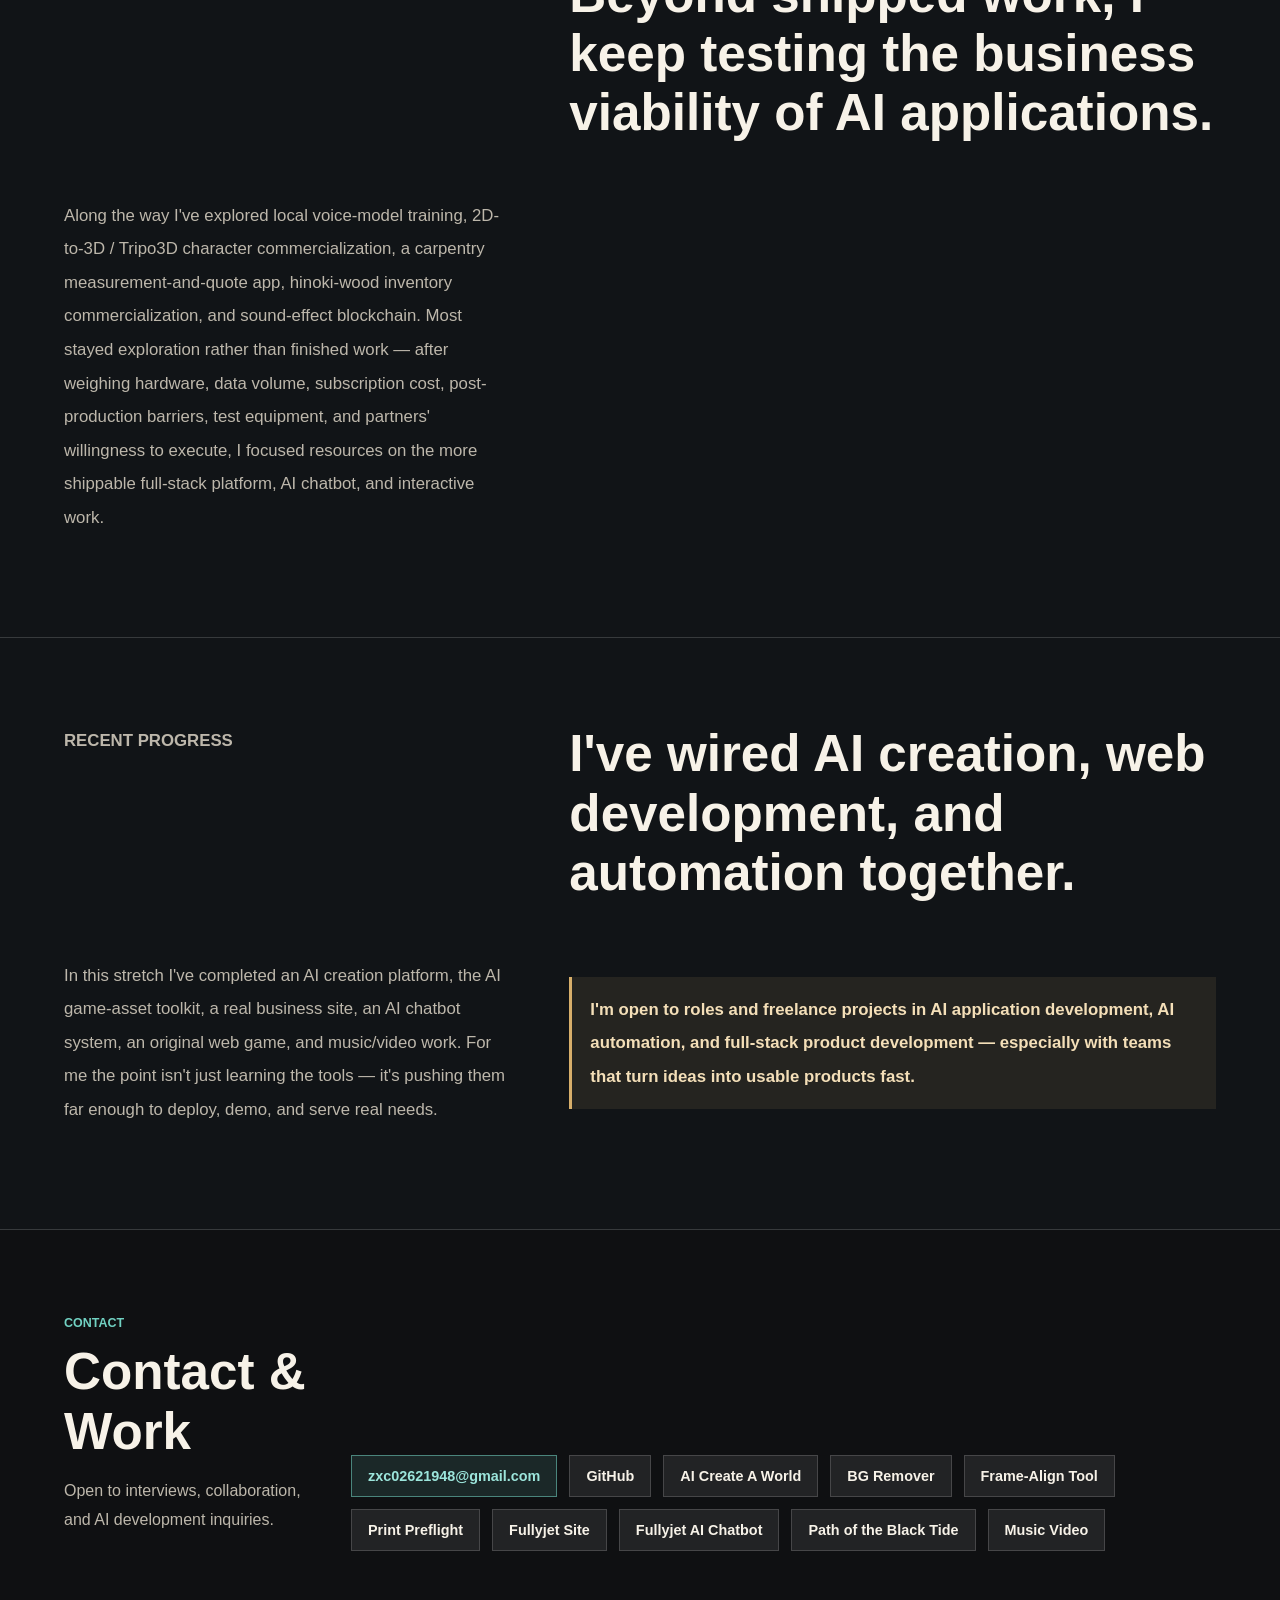
<file: en.html>
<!doctype html>
<html lang="en">
<head>
  <meta charset="utf-8">
  <meta name="viewport" content="width=device-width, initial-scale=1">
  <link rel="icon" type="image/png" href="favicon.png">
  <link rel="apple-touch-icon" href="favicon.png">
  <title>Kuanming Chen — AI Application & Full-Stack Developer | Portfolio</title>
  <meta name="description" content="Portfolio of Kuanming Chen, AI application & full-stack product developer. Featuring an AI creation community platform, an AI game-asset toolkit, a real client business site with an AI chatbot, an original web game, and an original AI music video.">
  <link rel="canonical" href="https://kuanming-portfolio.onrender.com/en.html">
  <meta property="og:type" content="website">
  <meta property="og:locale" content="en_US">
  <meta property="og:title" content="Kuanming Chen — AI Automation & Full-Stack Portfolio">
  <meta property="og:description" content="Selected work in AI automation, full-stack applications, browser tools, and interactive projects, including live demos and recent proposal prototypes.">
  <meta property="og:url" content="https://kuanming-portfolio.onrender.com/en.html">
  <meta property="og:image" content="https://kuanming-portfolio.onrender.com/assets/portfolio-og.png">
  <meta property="og:image:width" content="1731">
  <meta property="og:image:height" content="909">
  <meta property="og:image:alt" content="Kuanming Chen — AI Automation and Full-Stack Applications Portfolio">
  <meta name="twitter:card" content="summary_large_image">
  <meta name="twitter:title" content="Kuanming Chen — AI Automation & Full-Stack Portfolio">
  <meta name="twitter:description" content="Selected work in AI automation, full-stack applications, browser tools, and interactive projects.">
  <meta name="twitter:image" content="https://kuanming-portfolio.onrender.com/assets/portfolio-og.png">
  <link rel="stylesheet" href="./styles.css">
</head>
<body>
  <header class="site-header" aria-label="Main navigation">
    <a class="brand" href="#top">AI Create A World</a>
    <nav>
      <a href="#projects">Work</a>
      <a href="#craft">Craft</a>
      <a href="#contact">Links</a>
      <a class="lang-switch" href="./index.html">中文</a>
    </nav>
  </header>

  <main id="top">
    <section class="hero" aria-label="Hero">
      <div class="hero-media" aria-hidden="true"></div>
      <div class="hero-overlay"></div>
      <div class="hero-content">
        <p class="eyebrow">AI Applications · Full-Stack Products · Automation · Content</p>
        <p class="hero-name">Kuanming Chen</p>
        <p class="hero-role">AI Application Developer / Full-Stack Product Developer</p>
        <h1>I turn AI ideas into products that ship — interactive, usable, and built to serve real needs.</h1>
        <p class="hero-copy">
          Recently I've built, end to end, a full-stack platform, an AI customer-service automation,
          an original web game, and AI music &amp; video work. The throughline isn't showing off tech —
          it's integrating creation, data, interaction, and business flow into things people can actually use.
        </p>
        <p class="hero-scope">
          Available for AI application products, full-stack sites, n8n automation, and AI content integration.
        </p>
        <div class="hero-actions" aria-label="Quick links">
          <a class="button primary" href="#projects">View work</a>
          <a class="button ghost" href="https://github.com/zxc02621948-sketch" target="_blank" rel="noopener noreferrer">GitHub</a>
          <a class="button ghost" href="https://aicreateaworld.com/" target="_blank" rel="noopener noreferrer">AI Create A World</a>
        </div>
      </div>
    </section>

    <section class="proof-band" aria-label="At a glance">
      <div>
        <strong>5</strong>
        <span>core project areas</span>
      </div>
      <div>
        <strong>Full-stack</strong>
        <span>Next.js / MongoDB / Cloudflare</span>
      </div>
      <div>
        <strong>Shipped</strong>
        <span>live business site &amp; AI chatbot</span>
      </div>
      <div>
        <strong>1500+</strong>
        <span>views on the music-video short</span>
      </div>
    </section>

    <section class="intro">
      <div class="section-heading">
        <p class="eyebrow">Positioning</p>
        <h2>Not a single tech demo — the ability to push AI applications all the way to usable products.</h2>
      </div>
      <p>
        My core is product-minded full-stack development for AI: from feature breakdown, data models, and
        front-end interaction to deployment and operating rules — so the work doesn't stop at a practice page,
        but can be shown, operated, collect information, and even plug into a real business flow.
        Before moving into AI and full-stack development, I ran my own contracting business with hands-on,
        on-site service experience, so I care a lot about requirements, cost, and delivery.
      </p>
    </section>

    <section id="projects" class="projects" aria-label="Featured projects">
      <div class="section-heading">
        <p class="eyebrow">Featured Projects</p>
        <h2>Featured Projects</h2>
      </div>

      <article class="project project-featured">
        <div class="project-image project-video video-carousel" data-video-carousel data-mode="contain">
          <div class="video-frame">
            <video src="./assets/ai-create-showcase.mp4" poster="https://imagedelivery.net/qQdazZfBAN4654_waTSV7A/0d935995-b88e-4699-fa2d-6976734f8700/public" controls playsinline preload="metadata" aria-label="AI Create A World — image, video, and music showcase"></video>
            <button class="sound-toggle" type="button">Sound on</button>
          </div>
          <div class="video-tabs" role="tablist" aria-label="Showcase video switcher">
            <button class="active" type="button" data-src="./assets/ai-create-showcase.mp4" data-poster="https://imagedelivery.net/qQdazZfBAN4654_waTSV7A/0d935995-b88e-4699-fa2d-6976734f8700/public" data-label="AI Create A World — image, video, and music showcase" data-mode="contain"><span>Image</span><span>Reel</span></button>
            <button type="button" data-src="./assets/mosquito-short.mp4" data-poster="./assets/mosquito-mv.jpg" data-label="Mosquito Buffet — 30-second short highlight" data-mode="wide"><span>Mosquito</span><span>Short</span></button>
            <button type="button" data-src="./assets/starter-trainers.mp4" data-label="Starter-trainer humanized series — vertical short" data-mode="contain"><span>Vertical</span><span>Series</span></button>
          </div>
        </div>
        <div class="project-body">
          <p class="project-kicker">Flagship / Full-Stack Platform</p>
          <h3>AI Create A World</h3>
          <p>
            An AI creation community platform I built solo and actively operate — spanning images, music, and video.
            This is my main project: it's not just a gallery; it preserves the model, prompt, and generation
            parameters behind each piece, so the work doubles as a learning reference, a social space, and a
            running platform.
          </p>
          <p class="project-role">My role: product planning, front- and back-end development, data modeling, platform operations, and AI content creation.</p>
          <p class="project-role"><strong>Scale:</strong> ~100,000 lines of code, 202 APIs, 23 data models, 127 front-end components, 5 scheduled jobs, and 80 database indexes — all built solo.</p>
          <ul class="project-points">
            <li>A full-stack AI creation community unifying images, music, video, and discussion — with a complete membership system, social interaction, and a virtual economy.</li>
            <li><strong>Automatic AI-metadata parsing:</strong> a hand-written PNG byte-layer metadata parser, plus reverse-engineering of ComfyUI's node-wiring format — using the graph topology to tell positive from negative prompts, then matching against Civitai to auto-fill source links.</li>
            <li><strong>Real-time popularity ranking:</strong> the same decay formula implemented in both JS and a MongoDB aggregation (computed live at query time with $$NOW), so ranking reflects current heat without per-second writes.</li>
            <li><strong>Concurrency-safe points economy:</strong> a ledger-based earn / spend / level / subscription system, using dedup keys + partial unique indexes to keep payouts idempotent and double-credit-proof under concurrency.</li>
            <li><strong>Production-grade security:</strong> JWT algorithm pinning, CSRF protection, spoof-resistant IP rate limiting, a forced key check at boot, and three-strikes auto-suspension with an audit log.</li>
            <li><strong>Privacy-aware SEO:</strong> a database-driven dynamic sitemap (excluding adult / no-index content), Schema.org structured data, and edge-generated share-preview images.</li>
          </ul>
          <div class="tags">
            <span>Next.js</span>
            <span>MongoDB</span>
            <span>Cloudflare</span>
            <span>AI Content</span>
          </div>
          <div class="project-links">
            <a href="https://aicreateaworld.com/" target="_blank" rel="noopener noreferrer">Live platform</a>
          </div>
        </div>
      </article>

      <div class="project-grid">
        <article class="project">
          <div class="project-image banner-card">
            <img src="./assets/bg-remover-card.png" alt="AI game-asset toolkit — BG remover and sprite-align tool banner">
          </div>
          <div class="project-body">
            <p class="project-kicker">AI Game-Asset Toolkit / Browser Tools</p>
            <h3>AI Game-Asset Toolkit</h3>
            <p>
              A set of local, in-browser tools that turn AI-generated game art into usable assets.
              Currently: background removal and animation-frame alignment — handling black, white, and
              green-screen backgrounds, transparent fringing, spritesheet jitter, and cross-row drift —
              then exporting transparent PNGs, grid data, and Godot / Unity import references.
            </p>
            <p class="project-role">My role: tool product design, Canvas image processing, the interactive UI, alignment logic, engine-export helpers, and the docs.</p>
            <ul class="project-points">
              <li>The background remover supports black, white, green-screen, checkerboard, and custom-color backgrounds, with smart edge cleanup and batch transparent-PNG export.</li>
              <li>The frame-alignment tool supports drag-and-drop spritesheets, custom rows/columns, source-frame editing, anchor alignment, and animation preview.</li>
              <li>The two tools chain together — cleaned, transparent assets flow straight into the alignment step.</li>
              <li>Exports PNG + JSON grid data, and copies ready-to-paste Godot / Unity import settings.</li>
            </ul>
            <div class="tags">
              <span>Canvas</span>
              <span>Image Processing</span>
              <span>Game Assets</span>
              <span>Godot / Unity</span>
            </div>
            <div class="project-links">
              <a href="https://zxc02621948-sketch.github.io/game-asset-bg-remover/" target="_blank" rel="noopener noreferrer">BG Remover</a>
              <a href="https://zxc02621948-sketch.github.io/ai-sprite-align-tool/" target="_blank" rel="noopener noreferrer">Frame Align</a>
              <a href="https://github.com/zxc02621948-sketch/game-asset-bg-remover" target="_blank" rel="noopener noreferrer">BG Remover GitHub</a>
              <a href="https://github.com/zxc02621948-sketch/ai-sprite-align-tool" target="_blank" rel="noopener noreferrer">Frame Align GitHub</a>
            </div>
          </div>
        </article>

        <article class="project">
          <div class="project-image banner-card">
            <img src="./assets/print-preflight-card.png" alt="AI image print preflight & fix guide banner">
          </div>
          <div class="project-body">
            <p class="project-kicker">AI Print Preflight Tool / Browser Tool</p>
            <h3>AI Image Print Preflight &amp; Fix Guide</h3>
            <p>
              A local, browser-based tool that makes it clear whether an AI-generated image is print-ready and how to fix it.
              Upload an image, pick what you're printing it for (poster, business card, banner), and get an instant read on
              DPI, max print size, bleed, and CMYK color-shift risk — with a red/yellow/green score and step-by-step fixes.
            </p>
            <p class="project-role">My role: tool product planning, image sampling and DPI/size conversion logic, risk scoring design, UI, and bilingual documentation.</p>
            <ul class="project-points">
              <li>Converts required DPI from the output size and shows the max printable size for posters, cards, banners, and more.</li>
              <li>Red/yellow/green overall score with per-item risk notes (resolution, graininess, CMYK shift, etc.).</li>
              <li>Step-by-step fix directions: upscaling, vectorizing, cleaning specks, and reworking text.</li>
              <li>Fully client-side, images never uploaded, bilingual interface.</li>
            </ul>
            <div class="tags">
              <span>Canvas</span>
              <span>Image Processing</span>
              <span>Print / Prepress</span>
              <span>DPI / CMYK</span>
            </div>
            <div class="project-links">
              <a href="https://zxc02621948-sketch.github.io/ai-print-preflight/" target="_blank" rel="noopener noreferrer">Live Tool</a>
              <a href="https://github.com/zxc02621948-sketch/ai-print-preflight" target="_blank" rel="noopener noreferrer">GitHub</a>
            </div>
          </div>
        </article>

        <article class="project">
          <div class="project-image">
            <img src="./assets/fullyjet-hero.png" alt="Fullyjet carpentry & renovation website hero">
          </div>
          <div class="project-body">
            <p class="project-kicker">Real Client Work / Paid Project</p>
            <h3>Fullyjet Carpentry — Business Site + AI Chatbot</h3>
            <p>
              A commercial site for a real carpentry &amp; renovation company — brand, services, case studies,
              product routing, and an AI lead-handling chatbot. The chatbot is live: it answers questions,
              detects intent, collects lead details, and pushes them to the owner's phone — AI conversation
              wired into a real lead-generation flow.
            </p>
            <p class="project-role">My role: site design and development, brand content, the n8n automation, AI chatbot rule design, and abnormal-case testing.</p>
            <ul class="project-points">
              <li>15 project case-study pages and 200+ case images.</li>
              <li>Unified entry points across LINE, phone, Facebook, and the website.</li>
              <li>An n8n + Postgres + Gemini + Telegram automated lead pipeline.</li>
              <li>The site's bottom-right widget and Facebook DMs are wired to the n8n AI chatbot — you can test the intake and intent-collection flow live.</li>
              <li>Hardened through extensive abnormal-conversation testing: message buffering, hand-off deduplication, summary confirmation, output-format safeguards, and human takeover.</li>
              <li>Produced case posts, dedicated short videos, and original music to tie the site's case studies, the Facebook page, and the brand's look together.</li>
              <li>Helped sharpen the brand's selling points, product direction, and online content so the site, chatbot, and business goals line up.</li>
            </ul>
            <div class="tags">
              <span>Business Site</span>
              <span>n8n</span>
              <span>Gemini</span>
              <span>SEO</span>
            </div>
            <div class="project-links">
              <a href="https://www.fullyjet.com/" target="_blank" rel="noopener noreferrer">Website</a>
              <a href="https://www.facebook.com/profile.php?id=100048974186390&locale=zh_TW" target="_blank" rel="noopener noreferrer">Facebook</a>
              <a href="https://www.fullyjet.com/" target="_blank" rel="noopener noreferrer">Try the AI chatbot (bottom-right)</a>
            </div>
          </div>
        </article>

        <article class="project">
          <div class="project-image game-logo-card">
            <img class="game-bg" src="./assets/black-tide-bg.png" alt="" aria-hidden="true">
            <img class="game-logo" src="./assets/black-tide-logo.png" alt="Path of the Black Tide game logo">
          </div>
          <div class="project-body">
            <p class="project-kicker">Original Web Game / Playable</p>
            <h3>Path of the Black Tide</h3>
            <p>
              An original, systems-driven web game with complete, genuinely playable core loops.
              Not just visuals — I designed the combat rhythm, card selection, dice resolution,
              resonance balancing, and enemy skills from scratch.
            </p>
            <p class="project-role">My role: game-systems design, front-end interaction, combat balancing, and audio/animation integration.</p>
            <ul class="project-points">
              <li>Cards, dice, resonance, relics, enemy skills, and boss fights form a complete combat system.</li>
              <li>Events, map progression, sound, and combat animation support a continuous, playable run.</li>
              <li>The core is complete; I'm still tuning art, tutorials, and some monster values.</li>
            </ul>
            <div class="tags">
              <span>JavaScript</span>
              <span>Game UI</span>
              <span>Combat System</span>
              <span>Audio</span>
            </div>
            <div class="project-links">
              <a href="https://the-black-night-box.onrender.com/" target="_blank" rel="noopener noreferrer">Play it</a>
            </div>
          </div>
        </article>

        <article class="project">
          <div class="project-image">
            <img src="./assets/mosquito-mv.jpg" alt="Mosquito Buffet — original AI music video thumbnail">
          </div>
          <div class="project-body">
            <p class="project-kicker">AI Music Video / Original</p>
            <h3>"Mosquito Buffet" — Original AI Music Video</h3>
            <p>
              An original AI music video I made end to end — concept, AI music and visuals, a unified visual
              style, and editing. The Facebook short version has reached around 1,500 views, a real signal of
              audience response.
            </p>
            <p class="project-role">My role: concept, AI music generation, AI visuals, editing, and short-video packaging for social.</p>
            <ul class="project-points">
              <li>Built from fully AI-generated assets, assembled in the edit.</li>
              <li>Anime battle-style visuals, a humorous theme, and a rhythm-driven cut.</li>
              <li>A showcase of the content-creation chops behind AI Create A World.</li>
            </ul>
            <div class="tags">
              <span>AI Music</span>
              <span>AI Video</span>
              <span>Editing</span>
              <span>YouTube</span>
            </div>
            <div class="project-links">
              <a href="https://www.youtube.com/watch?v=mQuI5l_p_Xk" target="_blank" rel="noopener noreferrer">YouTube</a>
            </div>
          </div>
        </article>
      </div>
    </section>

    <section id="prototypes" class="prototypes" aria-label="Recent proposal prototypes">
      <div class="section-heading prototype-heading">
        <div>
          <p class="eyebrow">Recent Prototypes</p>
          <h2>Recent Proposal Prototypes</h2>
        </div>
        <p>
          These came from real early-stage project conversations and were built to clarify the workflow
          and test feasibility. Both are proposal-stage prototypes, not client deployments.
        </p>
      </div>

      <div class="prototype-grid">
        <article class="project prototype-card">
          <div class="project-image prototype-image prototype-quote-image">
            <img src="./assets/quote-prototype.png" alt="AI quoting workflow prototype">
          </div>
          <div class="project-body">
            <p class="project-kicker">Proposal Prototype / AI Quoting Workflow</p>
            <h3>AI Quoting Workflow</h3>
            <p>
              Built from a real pre-sales request for a Swiss prospect: it turns a plain-language request
              into quote lines, matches items and prices from an existing catalog, flags anything it cannot
              verify, and produces a downloadable quote draft.
            </p>
            <p class="prototype-status">Status: working proposal prototype; not deployed for the prospect.</p>
            <ul class="project-points">
              <li>Structures natural-language requests into items, quantities, and specifications.</li>
              <li>Uses catalog-backed pricing with item and supplier references; unmatched items stay unpriced.</li>
              <li>Adds labor, travel, tax, and a downloadable PDF quote draft.</li>
            </ul>
            <div class="tags">
              <span>n8n</span>
              <span>LLM</span>
              <span>Rule-based Pricing</span>
              <span>PDF</span>
            </div>
            <div class="project-links">
              <a href="https://service.aicreateaworld.com/ai-quote-demo/" target="_blank" rel="noopener noreferrer">Live Demo</a>
            </div>
          </div>
        </article>

        <article class="project prototype-card">
          <div class="project-image prototype-image">
            <img src="./assets/survey-prototype.png" alt="Guided enterprise survey-system prototype">
          </div>
          <div class="project-body">
            <p class="project-kicker">Proposal Prototype / Guided Survey System</p>
            <h3>Guided Survey System</h3>
            <p>
              Built during early discovery for a potential project. It can load different questions by company
              and role, guide respondents through stages, manage surveys, import Excel files, and export results.
              The demo stores everything in the browser so the full flow can be tested without a backend.
            </p>
            <p class="prototype-status">Status: browser-based concept prototype; contains no client data.</p>
            <ul class="project-points">
              <li>Role-based question sets with a staged completion flow.</li>
              <li>Survey creation, editing, preview, publishing, and batch Excel import.</li>
              <li>Demonstrates data consolidation, export, and one-time response links.</li>
            </ul>
            <div class="tags">
              <span>Form Workflow</span>
              <span>Excel Import</span>
              <span>Local Storage</span>
              <span>Prototype</span>
            </div>
            <div class="project-links">
              <a href="https://service.aicreateaworld.com/survey-system-demo/" target="_blank" rel="noopener noreferrer">Live Demo</a>
            </div>
          </div>
        </article>
      </div>
    </section>

    <section class="depth" aria-label="Platform depth">
      <div class="depth-layout">
        <div class="depth-sticky">
          <p class="eyebrow">Platform Depth</p>
          <h2>AI Create A World isn't a landing page — it's a creator platform with a real operating structure.</h2>
          <p>
            I built it in four layers — content data, creator pages, community interaction, and platform
            operations — so what looks like a showcase site actually has full product logic underneath.
          </p>
        </div>
        <div class="depth-list">
          <article>
            <span>01</span>
            <h3>Creation-Reference System</h3>
            <p>Based on whether a piece carries valid metadata, it's auto-routed to either the gallery or the creation-reference view — separating pure viewing from learnable, parameter-rich work.</p>
          </article>
          <article>
            <span>02</span>
            <h3>Creator Profiles</h3>
            <p>Uploads, collections, image/video/music filtering, rating-based search, and a per-author player — a complete creator hub.</p>
          </article>
          <article>
            <span>03</span>
            <h3>Community &amp; Discussion</h3>
            <p>Works can be cited in discussion posts, linking the gallery, creation-reference, and community threads together.</p>
          </article>
          <article>
            <span>04</span>
            <h3>Operations &amp; Governance</h3>
            <p>Built-in points, levels, daily quotas, exposure tokens, popularity scoring, reporting, warnings, delisting, re-rating, cold storage, and pinning.</p>
          </article>
          <article>
            <span>05</span>
            <h3>Original Content</h3>
            <p>Most of the platform's work is mine — music, images, video, and serialized sets, like a 30+ piece humanized-Pokémon same-frame series.</p>
          </article>
        </div>
      </div>
    </section>

    <section id="craft" class="craft" aria-label="Craft">
      <div class="section-heading">
        <p class="eyebrow">Craft</p>
        <h2>What I'm building isn't a single skill — it's the whole pipeline from idea to shipped work.</h2>
      </div>
      <div class="capability-grid">
        <div>
          <h3>Product Development</h3>
          <p>From feature breakdown, data models, APIs, permissions, and exposure rules to content governance, front-end interaction, and deployment — turning work into products that keep scaling.</p>
        </div>
        <div>
          <h3>AI Creation</h3>
          <p>Image, music, video, and serialized content, with a focus on style control, prompts, generation parameters, and the final result.</p>
        </div>
        <div>
          <h3>Automation</h3>
          <p>Using n8n, Postgres, Gemini, Messenger/Web chat, and Telegram to design multi-turn dialogue, intent detection, data collection, and lead-notification flows.</p>
        </div>
        <div>
          <h3>Interactive Experience</h3>
          <p>Game UI, combat pacing, animation, sound, and state logic — making work not just viewable, but playable and felt.</p>
        </div>
      </div>
    </section>

    <section class="timeline" aria-label="Exploration">
      <p class="eyebrow">Exploration</p>
      <h2>Beyond shipped work, I keep testing the business viability of AI applications.</h2>
      <p>
        Along the way I've explored local voice-model training, 2D-to-3D / Tripo3D character commercialization,
        a carpentry measurement-and-quote app, hinoki-wood inventory commercialization, and sound-effect
        blockchain. Most stayed exploration rather than finished work — after weighing hardware, data volume,
        subscription cost, post-production barriers, test equipment, and partners' willingness to execute,
        I focused resources on the more shippable full-stack platform, AI chatbot, and interactive work.
      </p>
    </section>

    <section class="timeline" aria-label="Recent progress">
      <p class="eyebrow">Recent Progress</p>
      <h2>I've wired AI creation, web development, and automation together.</h2>
      <p>
        In this stretch I've completed an AI creation platform, the AI game-asset toolkit, a real business site,
        an AI chatbot system, an original web game, and music/video work. For me the point isn't just learning
        the tools — it's pushing them far enough to deploy, demo, and serve real needs.
      </p>
      <p class="career-direction">
        I'm open to roles and freelance projects in AI application development, AI automation, and full-stack
        product development — especially with teams that turn ideas into usable products fast.
      </p>
    </section>
  </main>

  <footer id="contact" class="site-footer">
    <div>
      <p class="eyebrow">Contact</p>
      <h2>Contact &amp; Work</h2>
      <p class="footer-note">Open to interviews, collaboration, and AI development inquiries.</p>
    </div>
    <div class="footer-links">
      <a class="contact-link" href="mailto:zxc02621948@gmail.com">zxc02621948@gmail.com</a>
      <a href="https://github.com/zxc02621948-sketch" target="_blank" rel="noopener noreferrer">GitHub</a>
      <a href="https://aicreateaworld.com/" target="_blank" rel="noopener noreferrer">AI Create A World</a>
      <a href="https://zxc02621948-sketch.github.io/game-asset-bg-remover/" target="_blank" rel="noopener noreferrer">BG Remover</a>
      <a href="https://zxc02621948-sketch.github.io/ai-sprite-align-tool/" target="_blank" rel="noopener noreferrer">Frame-Align Tool</a>
      <a href="https://zxc02621948-sketch.github.io/ai-print-preflight/" target="_blank" rel="noopener noreferrer">Print Preflight</a>
      <a href="https://www.fullyjet.com/" target="_blank" rel="noopener noreferrer">Fullyjet Site</a>
      <a href="https://www.fullyjet.com/" target="_blank" rel="noopener noreferrer">Fullyjet AI Chatbot</a>
      <a href="https://the-black-night-box.onrender.com/" target="_blank" rel="noopener noreferrer">Path of the Black Tide</a>
      <a href="https://www.youtube.com/watch?v=mQuI5l_p_Xk" target="_blank" rel="noopener noreferrer">Music Video</a>
    </div>
  </footer>
  <script>
    if ("scrollRestoration" in history) {
      history.scrollRestoration = "manual";
    }

    window.addEventListener("load", () => {
      window.scrollTo(0, 0);
    });

    document.querySelectorAll("[data-video-carousel]").forEach((carousel) => {
      const video = carousel.querySelector("video");
      const soundToggle = carousel.querySelector(".sound-toggle");
      const buttons = carousel.querySelectorAll(".video-tabs button");
      let hasUserPickedVideo = false;
      let soundUnlocked = false;

      const updateSoundToggle = () => {
        if (!soundToggle) return;
        soundToggle.hidden = soundUnlocked && !video.muted;
      };

      const playVideo = ({ withSound = false } = {}) => {
        if (withSound) {
          video.muted = false;
          soundUnlocked = true;
          updateSoundToggle();
        }

        const playRequest = video.play();
        if (!playRequest) return;

        playRequest.catch(() => {
          video.muted = true;
          updateSoundToggle();
          video.play().catch(() => {});
        });
      };

      soundToggle?.addEventListener("click", () => {
        soundUnlocked = true;
        video.muted = false;
        updateSoundToggle();
        playVideo({ withSound: true });
      });

      buttons.forEach((button) => {
        button.addEventListener("click", (event) => {
          event.preventDefault();
          if (button.classList.contains("active")) return;

          hasUserPickedVideo = true;
          const scrollX = window.scrollX;
          const scrollY = window.scrollY;
          const keepScroll = () => window.scrollTo(scrollX, scrollY);
          const playSelectedVideo = () => {
            keepScroll();
            playVideo({ withSound: true });
          };

          buttons.forEach((item) => item.classList.remove("active"));
          button.classList.add("active");

          video.pause();
          carousel.dataset.mode = button.dataset.mode || "contain";
          video.src = button.dataset.src;
          video.poster = button.dataset.poster || "";
          video.setAttribute("aria-label", button.dataset.label || button.textContent.trim());
          video.addEventListener("loadedmetadata", playSelectedVideo, { once: true });
          video.load();
          requestAnimationFrame(keepScroll);
          window.setTimeout(keepScroll, 80);
        });
      });

      const observer = new IntersectionObserver((entries) => {
        entries.forEach((entry) => {
          if (entry.isIntersecting) {
            playVideo({ withSound: hasUserPickedVideo });
          } else {
            video.pause();
          }
        });
      }, { threshold: 0.45 });

      observer.observe(carousel);
      updateSoundToggle();
    });
  </script>
</body>
</html>
</file>
<file: styles.css>
:root {
  --ink: #f7f2e8;
  --muted: #bdb7ab;
  --line: rgba(255, 255, 255, 0.16);
  --panel: rgba(21, 23, 26, 0.92);
  --panel-soft: #171d20;
  --bg: #101113;
  --teal: #71d1c2;
  --amber: #d7ae6a;
  --rose: #e47d8a;
  --leaf: #93bd75;
}

* {
  box-sizing: border-box;
}

html {
  scroll-behavior: smooth;
}

body {
  margin: 0;
  background: var(--bg);
  color: var(--ink);
  font-family: "Noto Sans TC", "Microsoft JhengHei", Arial, sans-serif;
  letter-spacing: 0;
}

body::selection {
  background: var(--teal);
  color: #101113;
}

a {
  color: inherit;
  text-decoration: none;
}

img {
  display: block;
  max-width: 100%;
}

video {
  display: block;
  max-width: 100%;
}

.site-header {
  position: fixed;
  top: 0;
  left: 0;
  right: 0;
  z-index: 20;
  display: flex;
  align-items: center;
  justify-content: space-between;
  min-height: 64px;
  padding: 0 5vw;
  background: rgba(14, 15, 17, 0.78);
  border-bottom: 1px solid var(--line);
  backdrop-filter: blur(14px);
}

.brand {
  font-size: 0.95rem;
  font-weight: 800;
  color: var(--ink);
}

nav {
  display: flex;
  align-items: center;
  gap: 22px;
  color: var(--muted);
  font-size: 0.9rem;
}

nav a:hover,
.footer-links a:hover {
  color: var(--teal);
}

.lang-switch {
  display: inline-flex;
  align-items: center;
  padding: 6px 14px;
  border: 1px solid rgba(113, 209, 194, 0.55);
  border-radius: 999px;
  color: var(--teal);
  font-weight: 800;
  font-size: 0.82rem;
  letter-spacing: 0.04em;
  transition: background 0.2s ease, color 0.2s ease, border-color 0.2s ease;
}

.lang-switch:hover {
  background: var(--teal);
  color: #101113;
  border-color: var(--teal);
}

.hero {
  position: relative;
  min-height: 88vh;
  display: grid;
  align-items: center;
  padding: 96px 5vw 72px;
  overflow: hidden;
  border-bottom: 1px solid var(--line);
}

.hero-media,
.hero-overlay {
  position: absolute;
  inset: 0;
}

.hero-media {
  background-image: url("./assets/hero-black-cat.avif");
  background-size: cover;
  background-position: center 42%;
  filter: saturate(1.12) contrast(1.08);
  transform: scale(1.02);
}

.hero-overlay {
  background: linear-gradient(90deg, rgba(8, 10, 12, 0.82) 0%, rgba(8, 10, 12, 0.62) 48%, rgba(8, 10, 12, 0.32) 100%);
}

.hero-content {
  position: relative;
  z-index: 1;
  width: min(960px, 100%);
}

.eyebrow {
  margin: 0 0 12px;
  color: var(--teal);
  font-size: 0.78rem;
  font-weight: 800;
  letter-spacing: 0;
  text-transform: uppercase;
}

h1,
h2,
h3,
p {
  margin-top: 0;
}

h1 {
  max-width: 920px;
  margin-bottom: 22px;
  font-size: clamp(2.5rem, 6vw, 5.7rem);
  line-height: 1.05;
  letter-spacing: 0;
}

.hero-name {
  margin-bottom: 8px;
  color: var(--ink);
  font-size: clamp(1.3rem, 2.6vw, 2.1rem);
  font-weight: 900;
}

.hero-role {
  margin-bottom: 18px;
  color: var(--amber);
  font-size: clamp(0.98rem, 1.8vw, 1.22rem);
  font-weight: 800;
}

.hero-copy {
  max-width: 760px;
  margin-bottom: 16px;
  color: #e5ded1;
  font-size: clamp(1rem, 2vw, 1.25rem);
  line-height: 1.9;
}

.hero-scope {
  display: inline-flex;
  max-width: 760px;
  margin: 0 0 32px;
  padding: 12px 16px;
  border-left: 3px solid var(--teal);
  background: rgba(113, 209, 194, 0.1);
  color: #d7f5ef;
  font-size: 0.98rem;
  font-weight: 800;
  line-height: 1.7;
}

.hero-actions,
.project-links,
.footer-links {
  display: flex;
  flex-wrap: wrap;
  gap: 12px;
}

.button,
.project-links a,
.footer-links a {
  display: inline-flex;
  align-items: center;
  min-height: 42px;
  padding: 0 16px;
  border: 1px solid var(--line);
  background: rgba(255, 255, 255, 0.08);
  color: var(--ink);
  font-weight: 800;
  font-size: 0.9rem;
  transition: transform 0.2s ease, border-color 0.2s ease, background 0.2s ease;
}

.button:hover,
.project-links a:hover,
.footer-links a:hover {
  transform: translateY(-1px);
  border-color: rgba(113, 209, 194, 0.6);
  background: rgba(113, 209, 194, 0.12);
}

.button.primary {
  background: var(--teal);
  color: #101113;
  border-color: var(--teal);
}

.button.ghost {
  background: rgba(16, 17, 19, 0.55);
}

.proof-band {
  display: grid;
  grid-template-columns: repeat(4, 1fr);
  border-bottom: 1px solid var(--line);
  background: #151719;
}

.proof-band div {
  min-height: 126px;
  padding: 28px 5vw;
  border-right: 1px solid var(--line);
}

.proof-band div:last-child {
  border-right: 0;
}

.proof-band strong {
  display: block;
  margin-bottom: 8px;
  color: var(--amber);
  font-size: clamp(1.7rem, 3vw, 2.5rem);
  line-height: 1;
}

.proof-band span {
  color: var(--muted);
  line-height: 1.55;
}

.intro,
.projects,
.prototypes,
.depth,
.craft,
.timeline,
.site-footer {
  padding: 86px 5vw;
}

.intro,
.timeline {
  display: grid;
  grid-template-columns: minmax(260px, 0.82fr) minmax(300px, 1.18fr);
  gap: 56px;
  align-items: start;
  border-bottom: 1px solid var(--line);
}

.section-heading h2,
.timeline h2,
.site-footer h2 {
  margin-bottom: 0;
  font-size: clamp(1.9rem, 4vw, 3.4rem);
  line-height: 1.16;
}

.intro > p,
.timeline > p {
  color: var(--muted);
  font-size: 1.05rem;
  line-height: 2;
}

.projects {
  background: #111417;
  border-bottom: 1px solid var(--line);
}

.prototypes {
  background: #0d0f11;
  border-bottom: 1px solid var(--line);
}

.prototype-heading {
  display: grid;
  grid-template-columns: minmax(260px, 0.82fr) minmax(300px, 1.18fr);
  gap: 56px;
  align-items: end;
  margin-bottom: 34px;
}

.prototype-heading h2 {
  margin-bottom: 0;
  font-size: clamp(1.9rem, 4vw, 3.4rem);
  line-height: 1.16;
}

.prototype-heading > p {
  margin: 0;
  color: var(--muted);
  font-size: 1.02rem;
  line-height: 1.9;
}

.prototype-grid {
  display: grid;
  grid-template-columns: repeat(2, minmax(0, 1fr));
  gap: 22px;
}

.project.prototype-card {
  grid-template-columns: 1fr;
}

.project-image.prototype-image {
  aspect-ratio: 16 / 9;
  min-height: 0;
  overflow: hidden;
}

.prototype-image img {
  object-position: top center;
}

.prototype-quote-image {
  background: #eef3fa;
}

.prototype-status {
  margin-top: 16px;
  padding-left: 12px;
  border-left: 3px solid var(--amber);
  color: #d9c7a8 !important;
  font-size: 0.9rem;
  font-weight: 700;
}

.projects > .section-heading,
.craft > .section-heading {
  margin-bottom: 34px;
}

.project {
  display: grid;
  grid-template-columns: minmax(240px, 0.92fr) minmax(300px, 1.08fr);
  overflow: hidden;
  background: var(--panel);
  border: 1px solid var(--line);
}

.project + .project,
.project-grid {
  margin-top: 22px;
}

.project-featured {
  min-height: 0;
  align-items: center;
}

.project-grid {
  display: grid;
  grid-template-columns: repeat(3, minmax(0, 1fr));
  gap: 22px;
}

.project-grid .project {
  grid-template-columns: 1fr;
}

.project-image {
  min-height: 280px;
  background: #0d0f11;
}

.project-video {
  display: grid;
  align-items: center;
  background: #050607;
  min-height: 0;
  overflow: hidden;
}

.project-image img,
.project-image video {
  width: 100%;
  height: 100%;
  object-fit: cover;
}

.sprite-tool-card {
  overflow: hidden;
  background: #050607;
}

.sprite-tool-card img {
  width: 100%;
  height: 100%;
  object-fit: cover;
}

.banner-card {
  overflow: hidden;
  background: #05070a;
}

.banner-card img {
  width: 100%;
  height: 100%;
  object-fit: contain;
}

.game-logo-card {
  position: relative;
  display: grid;
  place-items: center;
  isolation: isolate;
}

.game-logo-card::after {
  content: "";
  position: absolute;
  inset: 0;
  z-index: 1;
  background:
    radial-gradient(circle at 50% 42%, rgba(10, 15, 16, 0.1), rgba(5, 6, 7, 0.72) 68%),
    linear-gradient(180deg, rgba(5, 6, 7, 0.1), rgba(5, 6, 7, 0.58));
}

.game-logo-card .game-bg {
  position: absolute;
  inset: 0;
  z-index: 0;
  filter: saturate(1.08) contrast(1.08);
}

.game-logo-card .game-logo {
  position: relative;
  z-index: 2;
  width: min(86%, 520px);
  height: auto;
  object-fit: contain;
  filter: drop-shadow(0 18px 26px rgba(0, 0, 0, 0.65));
}

.project-video video {
  height: 100%;
  max-height: 560px;
  aspect-ratio: auto;
  object-fit: contain;
}

.project-featured .project-video {
  display: grid;
  position: relative;
  grid-template-columns: minmax(0, 0.75fr);
  gap: 0;
  justify-content: center;
  justify-items: center;
  align-items: center;
  align-content: center;
  justify-self: center;
  width: 100%;
  min-height: 0;
  background: transparent;
  overflow: visible;
  overflow-anchor: none;
}

.video-frame {
  position: relative;
  width: 100%;
  max-width: 620px;
  background: #000;
  line-height: 0;
  overflow: hidden;
  overflow-anchor: none;
}

.project-featured .project-video video {
  width: 96%;
  height: auto;
  max-height: none;
  object-fit: contain;
  margin: 0 auto;
}

.video-carousel[data-mode="wide"] .video-frame {
  aspect-ratio: 16 / 9;
}

.video-carousel[data-mode="wide"] video {
  width: 100%;
  height: 100%;
  object-fit: cover;
}

.sound-toggle {
  position: absolute;
  top: 12px;
  right: 12px;
  z-index: 3;
  border: 1px solid rgba(255, 255, 255, 0.38);
  border-radius: 999px;
  background: rgba(215, 174, 106, 0.95);
  color: #111;
  cursor: pointer;
  font: inherit;
  font-size: 1.05rem;
  font-weight: 900;
  line-height: 1;
  padding: 13px 18px;
  box-shadow: 0 14px 28px rgba(0, 0, 0, 0.35);
}

.sound-toggle:hover {
  background: #f0c476;
}

.sound-toggle[hidden] {
  display: none;
}

.video-tabs {
  display: grid;
  justify-content: start;
  position: absolute;
  z-index: 2;
  top: 50%;
  right: -16px;
  gap: 6px;
  width: auto;
  max-width: none;
  transform: translateY(-50%);
}

.video-tabs button {
  border: 1px solid rgba(215, 178, 113, 0.35);
  border-radius: 8px;
  background: rgba(255, 255, 255, 0.05);
  color: #e8ddcd;
  cursor: pointer;
  font-family: "Microsoft JhengHei UI", "Microsoft JhengHei", "Noto Sans TC", Arial, sans-serif;
  font-size: 1rem;
  font-weight: 700;
  inline-size: 58px;
  block-size: 58px;
  display: grid;
  place-content: center;
  line-height: 1.08;
  padding: 8px;
  text-align: center;
}

.video-tabs button span {
  display: block;
  white-space: nowrap;
}

.video-tabs button.active {
  background: var(--amber);
  color: #111;
}

.project-body {
  padding: clamp(24px, 4vw, 46px);
}

.project-kicker {
  margin-bottom: 10px;
  color: var(--amber);
  font-size: 0.78rem;
  font-weight: 800;
}

.project h3 {
  margin-bottom: 14px;
  font-size: clamp(1.5rem, 2.6vw, 2.6rem);
  line-height: 1.18;
}

.project-body > p {
  color: #d9d1c4;
  line-height: 1.85;
}

.project-role {
  margin-top: 16px;
  padding: 12px 14px;
  border: 1px solid rgba(113, 209, 194, 0.28);
  background: rgba(113, 209, 194, 0.08);
  color: #d5eee9 !important;
  font-size: 0.9rem;
  font-weight: 800;
}

.project-points {
  display: grid;
  gap: 10px;
  padding: 0;
  margin: 22px 0;
  list-style: none;
  color: var(--muted);
  line-height: 1.7;
}

.project-points li {
  position: relative;
  padding-left: 18px;
}

.project-points li::before {
  content: "";
  position: absolute;
  left: 0;
  top: 0.72em;
  width: 7px;
  height: 7px;
  background: var(--rose);
}

.tags {
  display: flex;
  flex-wrap: wrap;
  gap: 8px;
  margin-bottom: 24px;
}

.tags span {
  padding: 7px 10px;
  border: 1px solid var(--line);
  color: #b9b2a6;
  background: rgba(255, 255, 255, 0.035);
  font-size: 0.78rem;
  font-weight: 700;
}

.project-links a {
  border-color: rgba(215, 174, 106, 0.65);
  background: rgba(215, 174, 106, 0.16);
  color: #ffd995;
}

.project-links a::after {
  content: "->";
  margin-left: 10px;
  color: var(--amber);
}

.project-links a:hover {
  border-color: var(--amber);
  background: var(--amber);
  color: #101113;
}

.project-links a:hover::after {
  color: #101113;
}

.craft {
  background: #151719;
  border-bottom: 1px solid var(--line);
}

.depth {
  background: #101113;
  border-bottom: 1px solid var(--line);
}

.depth-layout {
  display: grid;
  grid-template-columns: minmax(280px, 0.9fr) minmax(320px, 1.1fr);
  gap: clamp(36px, 6vw, 86px);
  align-items: start;
}

.depth-sticky {
  position: sticky;
  top: 96px;
}

.depth-sticky h2 {
  margin-bottom: 22px;
  font-size: clamp(2rem, 4vw, 3.6rem);
  line-height: 1.12;
}

.depth-sticky p {
  color: var(--muted);
  font-size: 1.05rem;
  line-height: 2;
}

.depth-list {
  border-top: 1px solid var(--line);
}

.depth-list article {
  position: relative;
  display: grid;
  grid-template-columns: 58px minmax(150px, 0.45fr) minmax(240px, 1fr);
  gap: 24px;
  padding: 28px 0;
  border-bottom: 1px solid var(--line);
}

.depth-list span {
  color: var(--rose);
  font-weight: 900;
}

.depth-list h3 {
  margin-bottom: 0;
  color: var(--amber);
  font-size: 1.08rem;
}

.depth-list p {
  margin-bottom: 0;
  color: var(--muted);
  line-height: 1.85;
}

.capability-grid {
  display: grid;
  grid-template-columns: repeat(4, minmax(0, 1fr));
  gap: 1px;
  background: var(--line);
  border: 1px solid var(--line);
}

.capability-grid div {
  min-height: 220px;
  padding: 26px;
  background: var(--panel-soft);
}

.capability-grid h3 {
  margin-bottom: 12px;
  color: var(--leaf);
  font-size: 1.2rem;
}

.capability-grid p {
  color: var(--muted);
  line-height: 1.85;
}

.timeline {
  background: #111417;
}

.career-direction {
  margin-top: 18px;
  padding: 16px 18px;
  border-left: 3px solid var(--amber);
  background: rgba(215, 174, 106, 0.1);
  color: #f4dfb8 !important;
  font-weight: 800;
}

.site-footer {
  display: flex;
  align-items: end;
  justify-content: space-between;
  gap: 32px;
  background: #0f1012;
}

.footer-note {
  margin-top: 16px;
  color: var(--muted);
  font-size: 1rem;
  line-height: 1.8;
}

.footer-links .contact-link {
  border-color: rgba(113, 209, 194, 0.55);
  background: rgba(113, 209, 194, 0.12);
  color: #9ce5db;
}

@media (max-width: 1040px) {
  .project-grid,
  .prototype-grid,
  .capability-grid {
    grid-template-columns: repeat(2, minmax(0, 1fr));
  }

  .depth-layout {
    grid-template-columns: 1fr;
  }

  .depth-sticky {
    position: static;
  }

  .project {
    grid-template-columns: 1fr;
  }

  .project-featured .project-video {
    grid-template-columns: 1fr;
    gap: 12px;
    justify-items: center;
  }

  .video-frame,
  .video-tabs {
    width: 100%;
    max-width: 520px;
  }

  .video-tabs {
    position: static;
    display: flex;
    flex-wrap: wrap;
    justify-content: center;
    transform: none;
  }

  .video-tabs button {
    inline-size: auto;
    block-size: auto;
    min-width: 0;
    padding: 8px 13px;
  }
}

@media (max-width: 760px) {
  .site-header {
    min-height: 58px;
    padding: 0 18px;
  }

  nav {
    gap: 14px;
    font-size: 0.82rem;
  }

  .brand {
    max-width: 130px;
    line-height: 1.2;
  }

  .hero {
    min-height: 86vh;
    padding: 88px 20px 54px;
  }

  .proof-band,
  .intro,
  .project-grid,
  .prototype-grid,
  .prototype-heading,
  .capability-grid,
  .timeline {
    grid-template-columns: 1fr;
  }

  .depth-list article {
    grid-template-columns: 42px 1fr;
    gap: 10px 16px;
  }

  .depth-list p {
    grid-column: 2;
  }

  .proof-band div {
    min-height: auto;
    padding: 22px 20px;
    border-right: 0;
    border-bottom: 1px solid var(--line);
  }

  .intro,
  .projects,
  .prototypes,
  .depth,
  .craft,
  .timeline,
  .site-footer {
    padding: 58px 20px;
  }

  .project-image {
    min-height: 220px;
  }

  .project-body {
    padding: 24px;
  }

  .site-footer {
    align-items: start;
    flex-direction: column;
  }
}
</file>
